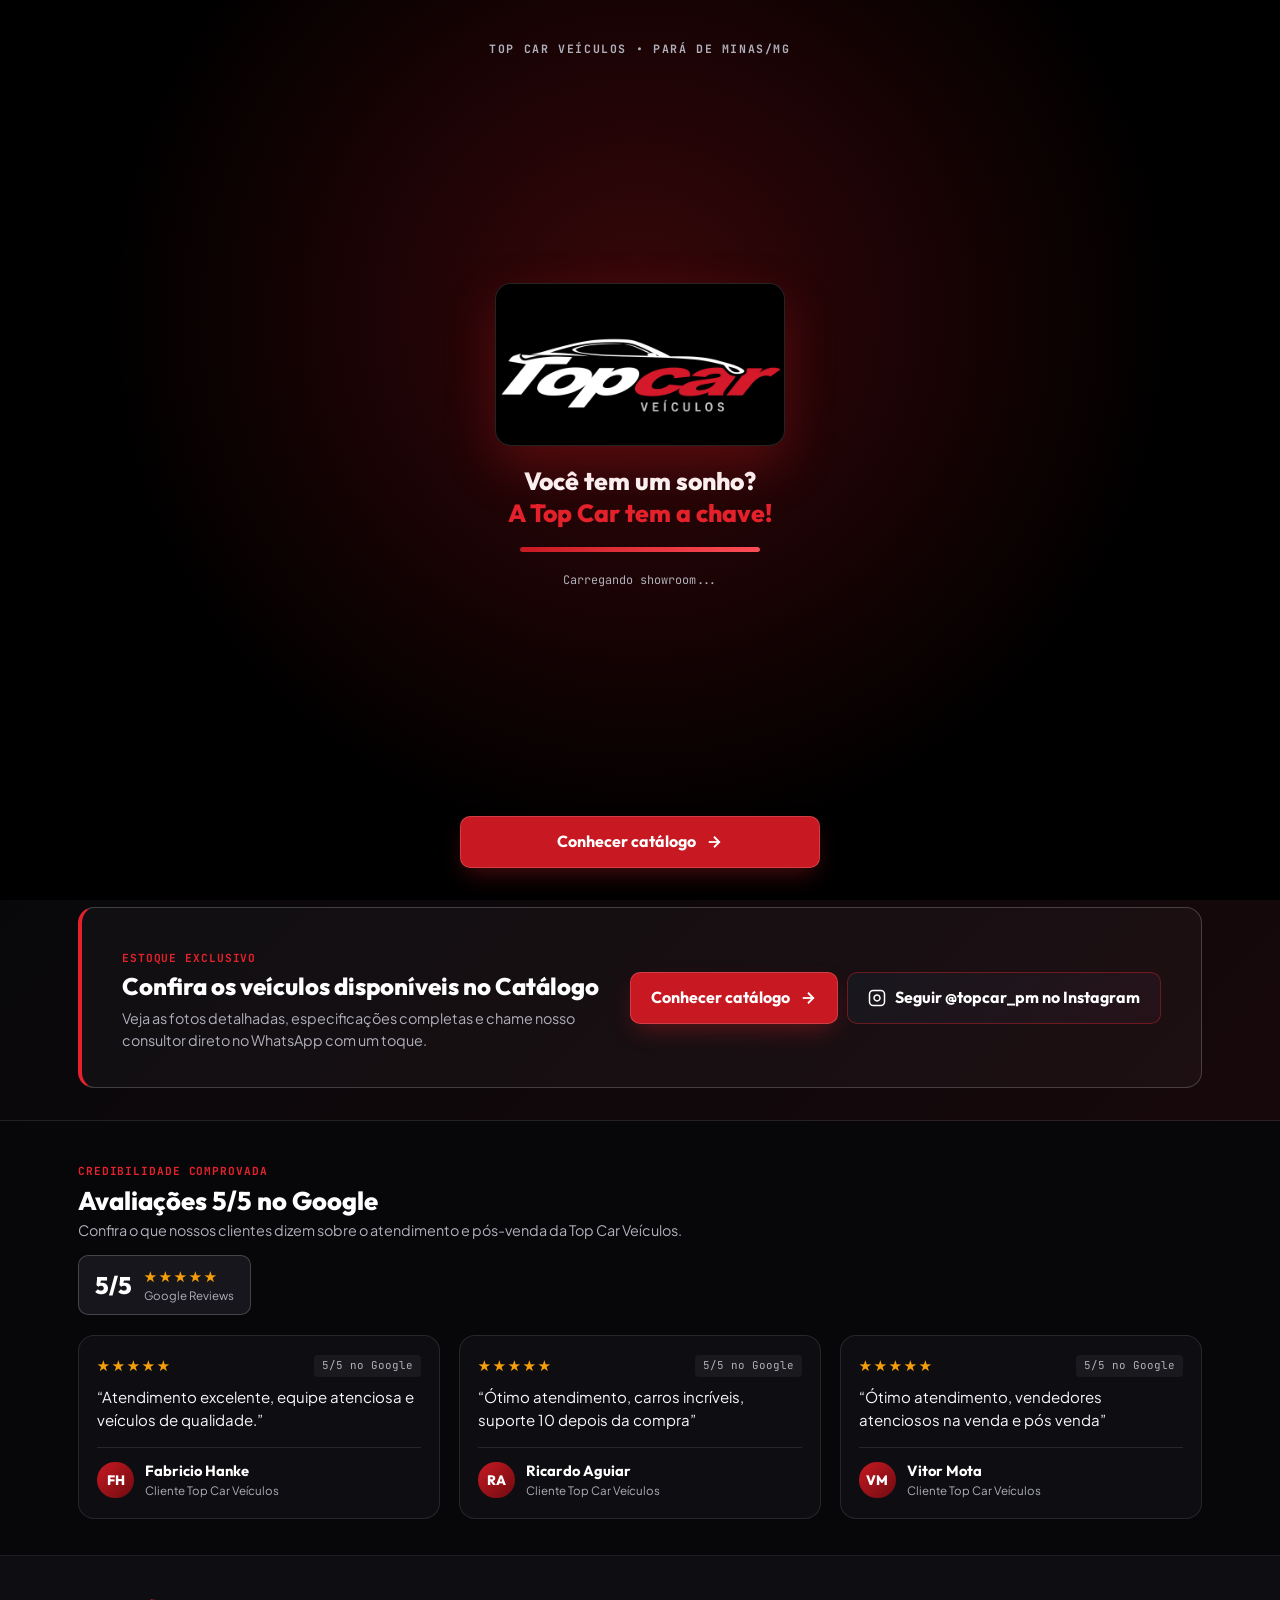
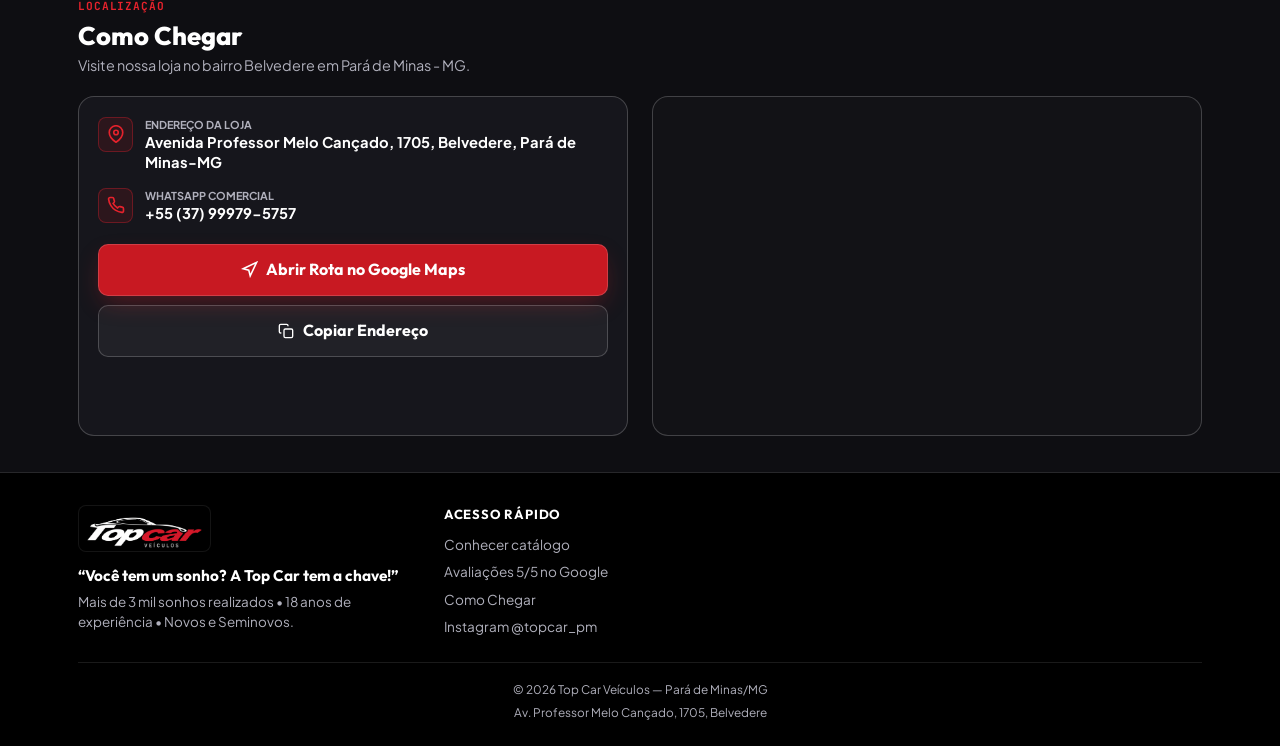
<file: index.html>
<!DOCTYPE html>
<html lang="pt-BR">
<head>
  <meta charset="UTF-8">
  <meta name="viewport" content="width=device-width, initial-scale=1.0, viewport-fit=cover">
  <title>Top Car Veículos | Você tem um sonho? A Top Car tem a chave!</title>
  <meta name="description" content="Top Car Veículos em Pará de Minas - MG. 18 anos de experiência, mais de 3 mil sonhos realizados, veículos novos e seminovos selecionados e avaliação 5/5 no Google.">
  <meta name="theme-color" content="#070709">

  <link rel="preconnect" href="https://fonts.googleapis.com">
  <link rel="preconnect" href="https://fonts.gstatic.com" crossorigin>
  <link href="https://fonts.googleapis.com/css2?family=JetBrains+Mono:wght@500;600;700&family=Outfit:wght@600;700;800&family=Plus+Jakarta+Sans:wght@400;500;600;700&display=swap" rel="stylesheet">

  <link rel="stylesheet" href="styles.css">
</head>
<body class="is-loading" data-asset-prefix="top-car/">
  <a href="catalogo.html" class="skip-link">Conhecer catálogo de veículos</a>

  <!-- ========================================================================
       PÁGINA DE CARREGAMENTO MOBILE-FIRST (LOGO + SLOGAN + BOTÃO)
       ======================================================================== -->
  <div id="splash-loader" class="splash-loader" role="dialog" aria-modal="true" aria-label="Boas-vindas à Top Car Veículos">
    <div class="splash-loader__top">
      TOP CAR VEÍCULOS • PARÁ DE MINAS/MG
    </div>

    <div class="splash-loader__center">
      <div class="splash-loader__logo-wrap">
        <img
          src="top-car/imagens - LANDINGPAGE/logo.jpg"
          alt="Logo Top Car Veículos"
          class="splash-loader__logo"
          fetchpriority="high"
          width="2752"
          height="1536"
        >
      </div>

      <p class="splash-loader__slogan">
        Você tem um sonho?
        <span>A Top Car tem a chave!</span>
      </p>

      <div class="splash-loader__progress-track" aria-hidden="true">
        <div id="splash-progress-bar" class="splash-loader__progress-bar"></div>
      </div>

      <span id="splash-status-text" class="splash-loader__status">Carregando showroom...</span>
    </div>

    <div class="splash-loader__bottom">
      <a
        href="catalogo.html"
        id="splash-enter-catalog-btn"
        class="btn btn--red"
      >
        Conhecer catálogo
        <svg width="18" height="18" viewBox="0 0 24 24" fill="none" stroke="currentColor" stroke-width="2.4" aria-hidden="true">
          <line x1="5" y1="12" x2="19" y2="12"></line>
          <polyline points="12 5 19 12 12 19"></polyline>
        </svg>
      </a>
    </div>
  </div>

  <!-- CABEÇALHO MOBILE-FIRST -->
  <header class="site-header">
    <div class="container header__inner">
      <a href="index.html" class="brand-logo" aria-label="Top Car Veículos — Página Inicial">
        <img
          src="top-car/imagens - LANDINGPAGE/logo.jpg"
          alt="Logo Top Car Veículos"
          class="brand-logo__img"
          width="2752"
          height="1536"
        >
      </a>

      <nav aria-label="Navegação Principal">
        <ul class="nav-menu">
          <li><a href="index.html" class="nav-link is-current">Início</a></li>
          <li><a href="catalogo.html" class="nav-link">Conhecer catálogo</a></li>
          <li><a href="#avaliacoes" class="nav-link">Avaliações 5/5</a></li>
          <li><a href="#como-chegar" class="nav-link">Como Chegar</a></li>
        </ul>
      </nav>

      <div class="header__actions">
        <a href="#avaliacoes" class="header-rating-badge" aria-label="Avaliação 5 de 5 no Google">
          <span>★</span> 5/5 Google
        </a>
        <a
          href="https://www.instagram.com/topcar_pm/"
          target="_blank"
          rel="noopener noreferrer"
          class="btn btn--instagram btn--sm"
          aria-label="Instagram Top Car Veículos"
        >
          <svg width="16" height="16" viewBox="0 0 24 24" fill="none" stroke="currentColor" stroke-width="2.2" aria-hidden="true">
            <rect x="2" y="2" width="20" height="20" rx="5" ry="5"></rect>
            <path d="M16 11.37A4 4 0 1 1 12.63 8 4 4 0 0 1 16 11.37z"></path>
            <line x1="17.5" y1="6.5" x2="17.51" y2="6.5"></line>
          </svg>
          <span>@topcar_pm</span>
        </a>
      </div>
    </div>
  </header>

  <main>
    <!-- HERO SECTION MOBILE-FIRST -->
    <section class="hero" aria-labelledby="hero-heading">
      <div class="container">
        <div class="hero__grid">
          <div class="hero__content">
            <div class="hero__eyebrow">
              <span class="hero__eyebrow-dot" aria-hidden="true"></span>
              <span>Novos e Seminovos Premium</span>
            </div>

            <h1 id="hero-heading" class="hero__title">
              Você tem um sonho?
              <span class="hero__title-accent">A Top Car tem a chave!</span>
            </h1>

            <p class="hero__subtitle">
              <strong>Mais de 3 mil sonhos realizados</strong> e <strong>18 anos de experiência</strong> vendendo veículos <strong>Novos e Seminovos</strong> com qualidade e procedência.
            </p>

            <div class="hero__cta-group">
              <a href="catalogo.html" class="btn btn--red">
                Conhecer catálogo
                <svg width="18" height="18" viewBox="0 0 24 24" fill="none" stroke="currentColor" stroke-width="2.4" aria-hidden="true">
                  <line x1="5" y1="12" x2="19" y2="12"></line>
                  <polyline points="12 5 19 12 12 19"></polyline>
                </svg>
              </a>
              <a
                href="https://wa.me/5537999795757?text=Ol%C3%A1%2C%20vim%20pelo%20site%20da%20Top%20Car%20Ve%C3%ADculos%20e%20quero%20falar%20com%20um%20consultor!"
                target="_blank"
                rel="noopener noreferrer"
                class="btn btn--outline-dark"
              >
                <svg width="18" height="18" viewBox="0 0 24 24" fill="none" stroke="currentColor" stroke-width="2.2" aria-hidden="true">
                  <path d="M21 11.5a8.38 8.38 0 0 1-.9 3.8 8.5 8.5 0 0 1-7.6 4.7 8.38 8.38 0 0 1-3.8-.9L3 21l1.9-5.7a8.38 8.38 0 0 1-.9-3.8 8.5 8.5 0 0 1 4.7-7.6 8.38 8.38 0 0 1 3.8-.9h.5a8.48 8.48 0 0 1 8 8v.5z"></path>
                </svg>
                Falar com Consultor
              </a>
            </div>
          </div>

          <!-- Vitrine Vertical Showroom -->
          <div class="hero__showcase">
            <div class="hero-stage">
              <div class="hero-stage__header">
                <div class="hero-stage__brand">
                  <span style="color: var(--tc-red-bright);">●</span>
                  <span>SHOWROOM TOP CAR</span>
                </div>
                <span id="hero-showcase-tag" class="hero-stage__tag">DESTAQUE • 2023</span>
              </div>

              <div class="hero-stage__media">
                <img
                  id="hero-showcase-img"
                  src="top-car/catalogo/carro 1/ft1.png"
                  alt="Toyota Corolla Cross XRE 2.0 2023 branco no showroom da Top Car Veículos"
                  class="hero-stage__img"
                  fetchpriority="high"
                  width="588"
                  height="760"
                >
                <div class="hero-stage__overlay">
                  <div>
                    <h2 id="hero-showcase-title" class="hero-stage__car-title">Toyota Corolla Cross XRE 2.0</h2>
                    <p id="hero-showcase-specs" class="hero-stage__car-specs">2023 • 2.0 Flex 177 cv • CVT</p>
                  </div>
                  <a
                    href="catalogo.html"
                    class="btn btn--red btn--sm"
                  >
                    Ver no Catálogo
                  </a>
                </div>
              </div>

              <div class="hero-stage__header" style="border-top: 1px solid var(--tc-border-dark); border-bottom: none;">
                <span style="font-size: 0.72rem; color: var(--tc-muted-on-dark);">Toque para alternar veículo:</span>
                <div class="hero-stage__switch" role="tablist" aria-label="Veículos em destaque">
                  <button
                    type="button"
                    class="hero-stage__dot is-active"
                    data-hero-slide="0"
                    role="tab"
                    aria-selected="true"
                    aria-label="Ver Toyota Corolla Cross XRE 2.0"
                  ></button>
                  <button
                    type="button"
                    class="hero-stage__dot"
                    data-hero-slide="1"
                    role="tab"
                    aria-selected="false"
                    aria-label="Ver Jeep Renegade Limited 1.8 2021"
                  ></button>
                </div>
              </div>
            </div>
          </div>
        </div>

        <!-- FAIXA DE NÚMEROS E AUTORIDADE (GRID 2X2 MOBILE) -->
        <div class="stats-ribbon" aria-label="Números da Top Car Veículos">
          <div class="stat-card">
            <div class="stat-card__value"><span>+</span>3 mil</div>
            <p class="stat-card__label">Mais de 3 mil sonhos realizados</p>
          </div>
          <div class="stat-card">
            <div class="stat-card__value">18 <span>Anos</span></div>
            <p class="stat-card__label">18 anos de experiência no mercado</p>
          </div>
          <div class="stat-card">
            <div class="stat-card__value">0km <span>&amp;</span> Semi</div>
            <p class="stat-card__label">Vendemos Novos e Seminovos</p>
          </div>
          <div class="stat-card">
            <div class="stat-card__value">5/5 <span>★</span></div>
            <p class="stat-card__label">Nota máxima nas avaliações Google</p>
          </div>
        </div>
      </div>
    </section>

    <!-- CTA BANNER PARA O CATÁLOGO E INSTAGRAM -->
    <section class="cta-banner" aria-labelledby="cta-heading">
      <div class="container">
        <div class="cta-banner__inner">
          <div>
            <span class="section-eyebrow">Estoque Exclusivo</span>
            <h2 id="cta-heading" class="cta-banner__title">
              Confira os veículos disponíveis no Catálogo
            </h2>
            <p class="cta-banner__text">
              Veja as fotos detalhadas, especificações completas e chame nosso consultor direto no WhatsApp com um toque.
            </p>
          </div>

          <div class="cta-banner__actions">
            <a href="catalogo.html" class="btn btn--red">
              Conhecer catálogo
              <svg width="18" height="18" viewBox="0 0 24 24" fill="none" stroke="currentColor" stroke-width="2.4" aria-hidden="true">
                <line x1="5" y1="12" x2="19" y2="12"></line>
                <polyline points="12 5 19 12 12 19"></polyline>
              </svg>
            </a>
            <a
              href="https://www.instagram.com/topcar_pm/"
              target="_blank"
              rel="noopener noreferrer"
              class="btn btn--instagram"
            >
              <svg width="18" height="18" viewBox="0 0 24 24" fill="none" stroke="currentColor" stroke-width="2" aria-hidden="true">
                <rect x="2" y="2" width="20" height="20" rx="5" ry="5"></rect>
                <path d="M16 11.37A4 4 0 1 1 12.63 8 4 4 0 0 1 16 11.37z"></path>
                <line x1="17.5" y1="6.5" x2="17.51" y2="6.5"></line>
              </svg>
              Seguir @topcar_pm no Instagram
            </a>
          </div>
        </div>
      </div>
    </section>

    <!-- SEÇÃO AVALIAÇÕES 5/5 NO GOOGLE -->
    <section id="avaliacoes" class="reviews-section" aria-labelledby="reviews-heading">
      <div class="container">
        <div class="section-header">
          <div>
            <span class="section-eyebrow">Credibilidade Comprovada</span>
            <h2 id="reviews-heading" class="section-title">
              Avaliações 5/5 no Google
            </h2>
            <p class="section-desc">
              Confira o que nossos clientes dizem sobre o atendimento e pós-venda da Top Car Veículos.
            </p>
          </div>

          <div class="google-score-pill">
            <div class="google-score-pill__number">5/5</div>
            <div>
              <div class="google-score-pill__stars" aria-hidden="true">★★★★★</div>
              <span class="google-score-pill__label">Google Reviews</span>
            </div>
          </div>
        </div>

        <div class="reviews-grid">
          <article class="review-card">
            <div>
              <div class="review-card__top">
                <span class="review-card__stars" aria-label="5 de 5 estrelas">★★★★★</span>
                <span class="review-card__verified">5/5 no Google</span>
              </div>
              <blockquote class="review-card__quote">
                “Atendimento excelente, equipe atenciosa e veículos de qualidade.”
              </blockquote>
            </div>
            <div class="review-card__author">
              <div class="author-avatar" aria-hidden="true">FH</div>
              <div>
                <div class="author-name">Fabricio Hanke</div>
                <div class="author-meta">Cliente Top Car Veículos</div>
              </div>
            </div>
          </article>

          <article class="review-card">
            <div>
              <div class="review-card__top">
                <span class="review-card__stars" aria-label="5 de 5 estrelas">★★★★★</span>
                <span class="review-card__verified">5/5 no Google</span>
              </div>
              <blockquote class="review-card__quote">
                “Ótimo atendimento, carros incríveis, suporte 10 depois da compra”
              </blockquote>
            </div>
            <div class="review-card__author">
              <div class="author-avatar" aria-hidden="true">RA</div>
              <div>
                <div class="author-name">Ricardo Aguiar</div>
                <div class="author-meta">Cliente Top Car Veículos</div>
              </div>
            </div>
          </article>

          <article class="review-card">
            <div>
              <div class="review-card__top">
                <span class="review-card__stars" aria-label="5 de 5 estrelas">★★★★★</span>
                <span class="review-card__verified">5/5 no Google</span>
              </div>
              <blockquote class="review-card__quote">
                “Ótimo atendimento, vendedores atenciosos na venda e pós venda”
              </blockquote>
            </div>
            <div class="review-card__author">
              <div class="author-avatar" aria-hidden="true">VM</div>
              <div>
                <div class="author-name">Vitor Mota</div>
                <div class="author-meta">Cliente Top Car Veículos</div>
              </div>
            </div>
          </article>
        </div>
      </div>
    </section>

    <!-- SEÇÃO COMO CHEGAR -->
    <section id="como-chegar" class="location-section" aria-labelledby="location-heading">
      <div class="container">
        <div class="section-header">
          <div>
            <span class="section-eyebrow">Localização</span>
            <h2 id="location-heading" class="section-title">Como Chegar</h2>
            <p class="section-desc">
              Visite nossa loja no bairro Belvedere em Pará de Minas - MG.
            </p>
          </div>
        </div>

        <div class="location-grid">
          <div class="location-card">
            <div class="address-block">
              <div class="address-item">
                <div class="address-item__icon" aria-hidden="true">
                  <svg width="18" height="18" viewBox="0 0 24 24" fill="none" stroke="currentColor" stroke-width="2.2">
                    <path d="M21 10c0 7-9 13-9 13s-9-6-9-13a9 9 0 0 1 18 0z"></path>
                    <circle cx="12" cy="10" r="3"></circle>
                  </svg>
                </div>
                <div>
                  <div class="address-item__label">Endereço da Loja</div>
                  <div class="address-item__value">
                    Avenida Professor Melo Cançado, 1705, Belvedere, Pará de Minas-MG
                  </div>
                </div>
              </div>

              <div class="address-item">
                <div class="address-item__icon" aria-hidden="true">
                  <svg width="18" height="18" viewBox="0 0 24 24" fill="none" stroke="currentColor" stroke-width="2.2">
                    <path d="M22 16.92v3a2 2 0 0 1-2.18 2 19.79 19.79 0 0 1-8.63-3.07 19.5 19.5 0 0 1-6-6 19.79 19.79 0 0 1-3.07-8.67A2 2 0 0 1 4.11 2h3a2 2 0 0 1 2 1.72 12.84 12.84 0 0 0 .7 2.81 2 2 0 0 1-.45 2.11L8.09 9.91a16 16 0 0 0 6 6l1.27-1.27a2 2 0 0 1 2.11-.45 12.84 12.84 0 0 0 2.81.7A2 2 0 0 1 22 16.92z"></path>
                  </svg>
                </div>
                <div>
                  <div class="address-item__label">WhatsApp Comercial</div>
                  <div class="address-item__value">+55 (37) 99979-5757</div>
                </div>
              </div>
            </div>

            <div class="location-actions">
              <a
                href="https://www.google.com/maps/dir/?api=1&amp;destination=Avenida+Professor+Melo+Can%C3%A7ado,+1705,+Belvedere,+Par%C3%A1+de+Minas+-+MG"
                target="_blank"
                rel="noopener noreferrer"
                class="btn btn--red"
              >
                <svg width="17" height="17" viewBox="0 0 24 24" fill="none" stroke="currentColor" stroke-width="2.2" aria-hidden="true">
                  <polygon points="3 11 22 2 13 21 11 13 3 11"></polygon>
                </svg>
                Abrir Rota no Google Maps
              </a>

              <button type="button" id="copy-address-btn" class="btn btn--outline-dark">
                <svg width="16" height="16" viewBox="0 0 24 24" fill="none" stroke="currentColor" stroke-width="2" aria-hidden="true">
                  <rect x="9" y="9" width="13" height="13" rx="2" ry="2"></rect>
                  <path d="M5 15H4a2 2 0 0 1-2-2V4a2 2 0 0 1 2-2h9a2 2 0 0 1 2 2v1"></path>
                </svg>
                <span>Copiar Endereço</span>
              </button>
            </div>
          </div>

          <div class="map-frame">
            <iframe
              title="Mapa da Top Car Veículos em Avenida Professor Melo Cançado, 1705, Belvedere, Pará de Minas - MG"
              src="https://www.google.com/maps?q=Avenida+Professor+Melo+Can%C3%A7ado,+1705,+Belvedere,+Par%C3%A1+de+Minas+-+MG&amp;output=embed"
              loading="lazy"
              referrerpolicy="no-referrer-when-downgrade"
              allowfullscreen
            ></iframe>
          </div>
        </div>
      </div>
    </section>
  </main>

  <!-- RODAPÉ -->
  <footer class="site-footer">
    <div class="container">
      <div class="footer__grid">
        <div>
          <a href="index.html" class="brand-logo" aria-label="Top Car Veículos">
            <img
              src="top-car/imagens - LANDINGPAGE/logo.jpg"
              alt="Logo Top Car Veículos"
              class="brand-logo__img"
              loading="lazy"
              width="2752"
              height="1536"
            >
          </a>
          <p class="footer__slogan">“Você tem um sonho? A Top Car tem a chave!”</p>
          <p style="font-size: 0.84rem;">
            Mais de 3 mil sonhos realizados • 18 anos de experiência • Novos e Seminovos.
          </p>
        </div>

        <div>
          <h3 class="footer__heading">Acesso Rápido</h3>
          <ul class="footer__list">
            <li><a href="catalogo.html">Conhecer catálogo</a></li>
            <li><a href="#avaliacoes">Avaliações 5/5 no Google</a></li>
            <li><a href="#como-chegar">Como Chegar</a></li>
            <li><a href="https://www.instagram.com/topcar_pm/" target="_blank" rel="noopener noreferrer">Instagram @topcar_pm</a></li>
          </ul>
        </div>
      </div>

      <div class="footer__bottom">
        <span>© 2026 Top Car Veículos — Pará de Minas/MG</span>
        <span>Av. Professor Melo Cançado, 1705, Belvedere</span>
      </div>
    </div>
  </footer>

  <!-- BARRA DE NAVEGAÇÃO INFERIOR MOBILE-FIRST (ESTILO APP) -->
  <nav class="bottom-tab-bar" aria-label="Navegação Rápida Mobile">
    <a href="index.html" class="bottom-tab-item is-active">
      <svg viewBox="0 0 24 24" fill="none" stroke="currentColor" stroke-width="2.2" aria-hidden="true">
        <path d="M3 9l9-7 9 7v11a2 2 0 0 1-2 2H5a2 2 0 0 1-2-2z"></path>
      </svg>
      <span>Início</span>
    </a>
    <a href="catalogo.html" class="bottom-tab-item">
      <svg viewBox="0 0 24 24" fill="none" stroke="currentColor" stroke-width="2.2" aria-hidden="true">
        <rect x="3" y="3" width="7" height="7" rx="1"></rect>
        <rect x="14" y="3" width="7" height="7" rx="1"></rect>
        <rect x="14" y="14" width="7" height="7" rx="1"></rect>
        <rect x="3" y="14" width="7" height="7" rx="1"></rect>
      </svg>
      <span>Catálogo</span>
    </a>
    <a href="#como-chegar" class="bottom-tab-item">
      <svg viewBox="0 0 24 24" fill="none" stroke="currentColor" stroke-width="2.2" aria-hidden="true">
        <path d="M21 10c0 7-9 13-9 13s-9-6-9-13a9 9 0 0 1 18 0z"></path>
        <circle cx="12" cy="10" r="3"></circle>
      </svg>
      <span>Como Chegar</span>
    </a>
    <a
      href="https://wa.me/5537999795757?text=Ol%C3%A1%2C%20vim%20pelo%20site%20da%20Top%20Car%20Ve%C3%ADculos%20e%20quero%20falar%20com%20um%20consultor!"
      target="_blank"
      rel="noopener noreferrer"
      class="bottom-tab-item bottom-tab-item--cta"
    >
      <svg viewBox="0 0 24 24" fill="none" stroke="currentColor" stroke-width="2.2" aria-hidden="true">
        <path d="M21 11.5a8.38 8.38 0 0 1-.9 3.8 8.5 8.5 0 0 1-7.6 4.7 8.38 8.38 0 0 1-3.8-.9L3 21l1.9-5.7a8.38 8.38 0 0 1-.9-3.8 8.5 8.5 0 0 1 4.7-7.6 8.38 8.38 0 0 1 3.8-.9h.5a8.48 8.48 0 0 1 8 8v.5z"></path>
      </svg>
      <span>WhatsApp</span>
    </a>
  </nav>

  <script src="script.js"></script>
</body>
</html>
</file>
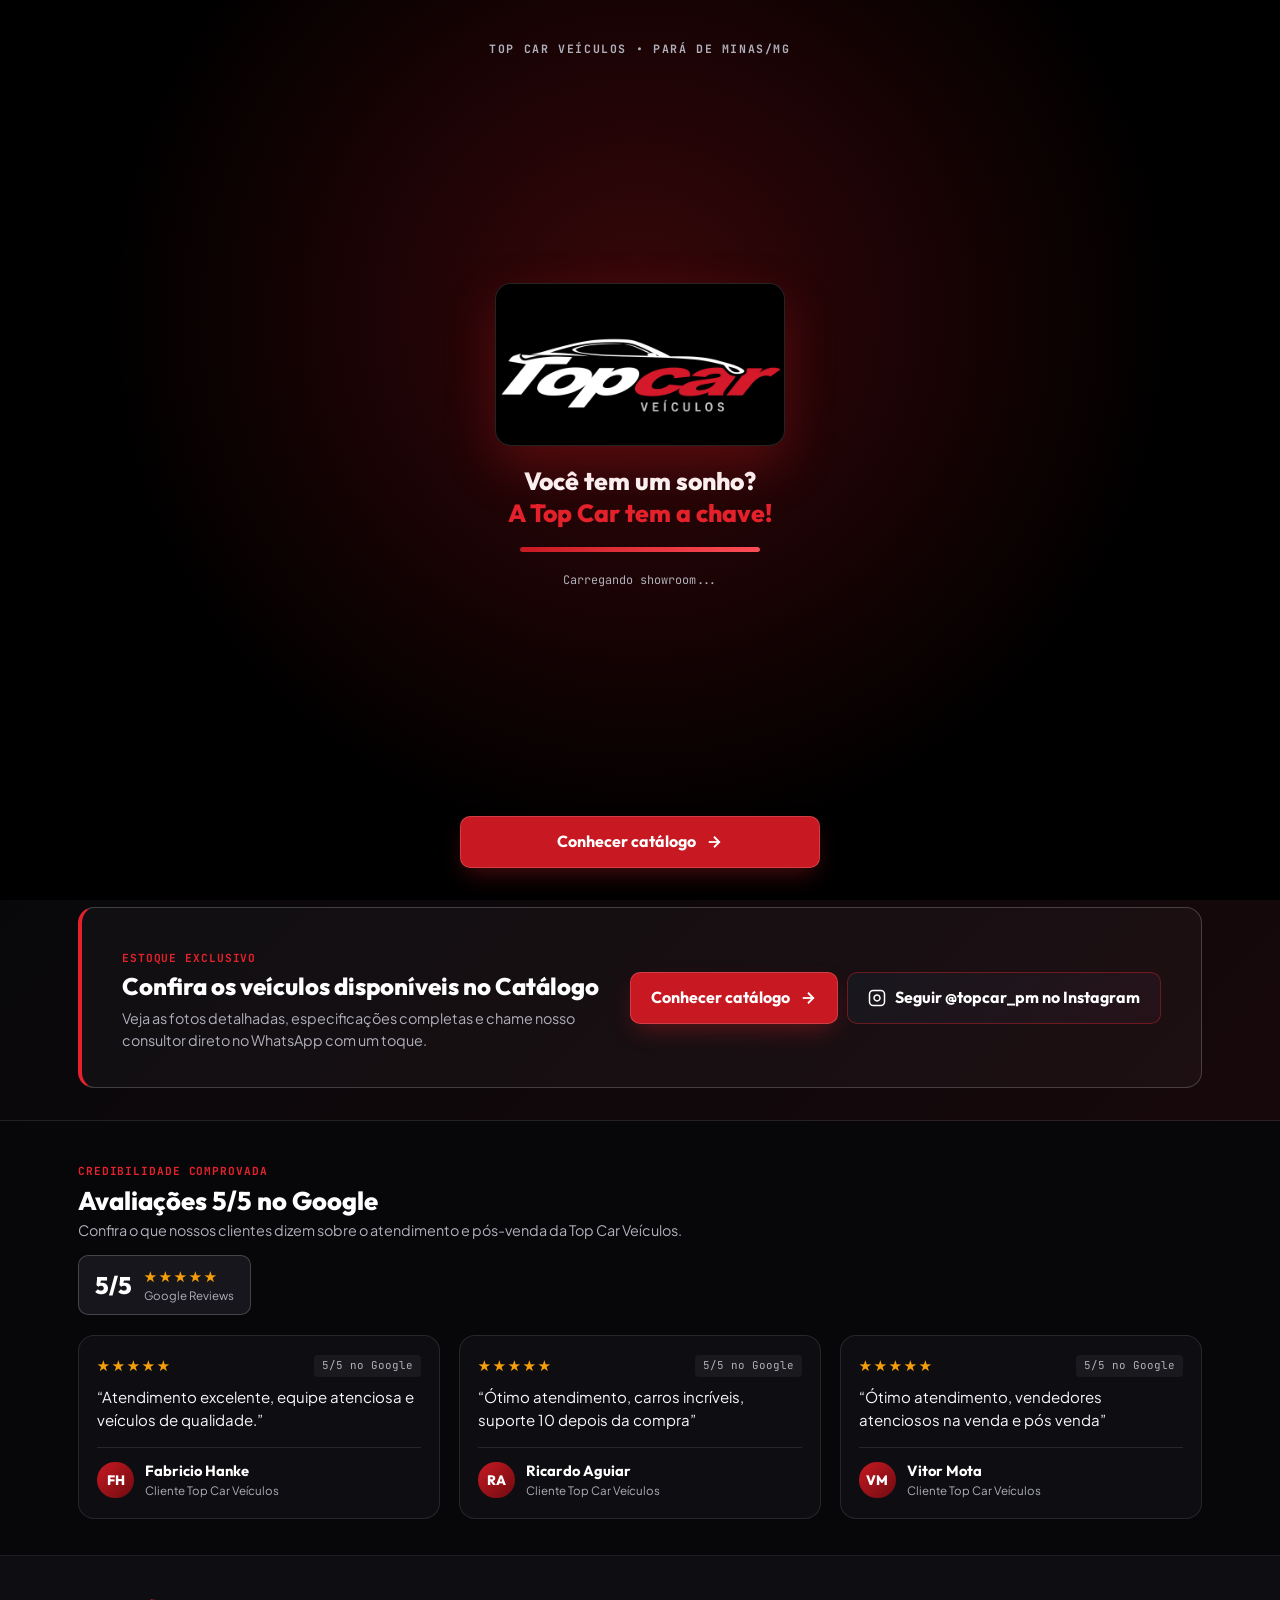
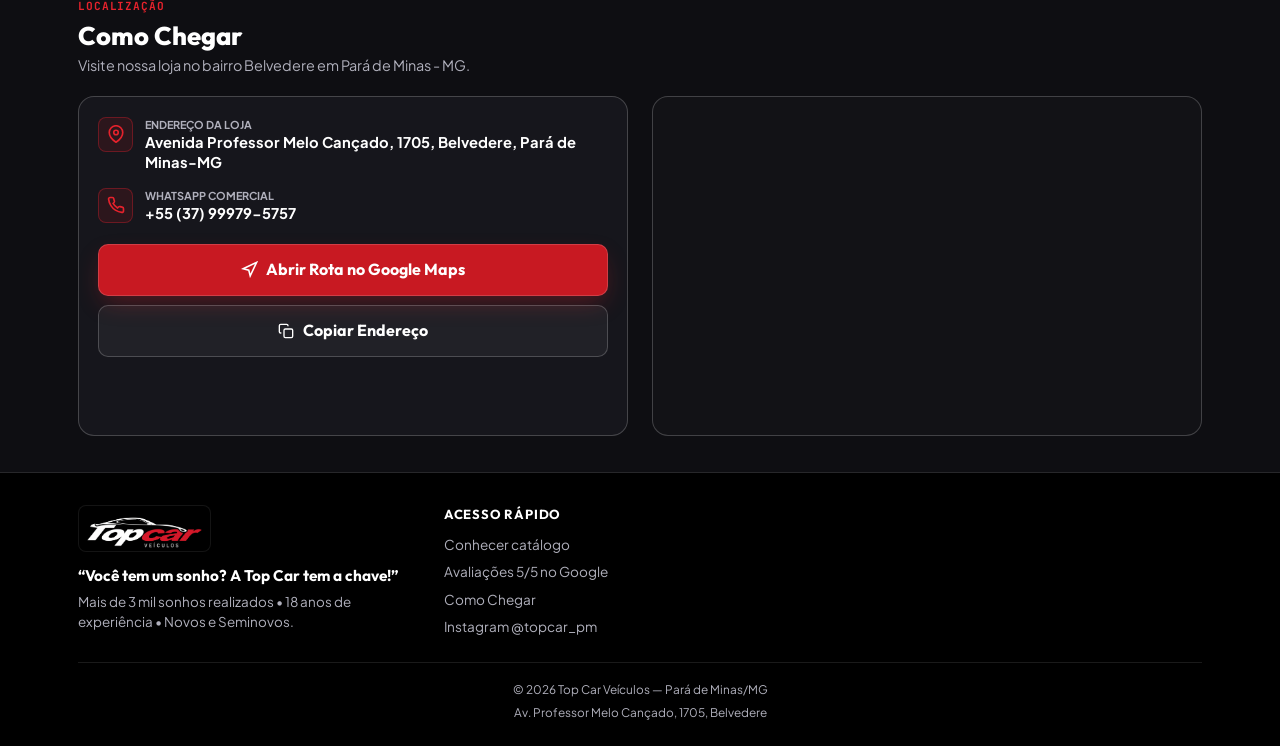
<file: top-car/index.html>
﻿<!DOCTYPE html>
<html lang="pt-BR">
<head>
  <meta charset="UTF-8">
  <meta name="viewport" content="width=device-width, initial-scale=1.0, viewport-fit=cover">
  <title>Top Car Veículos | Você tem um sonho? A Top Car tem a chave!</title>
  <meta name="description" content="Top Car Veículos em Pará de Minas - MG. 18 anos de experiência, mais de 3 mil sonhos realizados, veículos novos e seminovos selecionados e avaliação 5/5 no Google.">
  <meta name="theme-color" content="#070709">

  <link rel="preconnect" href="https://fonts.googleapis.com">
  <link rel="preconnect" href="https://fonts.gstatic.com" crossorigin>
  <link href="https://fonts.googleapis.com/css2?family=JetBrains+Mono:wght@500;600;700&family=Outfit:wght@600;700;800&family=Plus+Jakarta+Sans:wght@400;500;600;700&display=swap" rel="stylesheet">

  <link rel="stylesheet" href="../styles.css">
</head>
<body class="is-loading" data-asset-prefix="">
  <a href="catalogo.html" class="skip-link">Conhecer catálogo de veículos</a>

  <!-- ========================================================================
       PÁGINA DE CARREGAMENTO MOBILE-FIRST (LOGO + SLOGAN + BOTÃO)
       ======================================================================== -->
  <div id="splash-loader" class="splash-loader" role="dialog" aria-modal="true" aria-label="Boas-vindas à Top Car Veículos">
    <div class="splash-loader__top">
      TOP CAR VEÍCULOS • PARÁ DE MINAS/MG
    </div>

    <div class="splash-loader__center">
      <div class="splash-loader__logo-wrap">
        <img
          src="imagens - LANDINGPAGE/logo.jpg"
          alt="Logo Top Car Veículos"
          class="splash-loader__logo"
          fetchpriority="high"
          width="2752"
          height="1536"
        >
      </div>

      <p class="splash-loader__slogan">
        Você tem um sonho?
        <span>A Top Car tem a chave!</span>
      </p>

      <div class="splash-loader__progress-track" aria-hidden="true">
        <div id="splash-progress-bar" class="splash-loader__progress-bar"></div>
      </div>

      <span id="splash-status-text" class="splash-loader__status">Carregando showroom...</span>
    </div>

    <div class="splash-loader__bottom">
      <a
        href="catalogo.html"
        id="splash-enter-catalog-btn"
        class="btn btn--red"
      >
        Conhecer catálogo
        <svg width="18" height="18" viewBox="0 0 24 24" fill="none" stroke="currentColor" stroke-width="2.4" aria-hidden="true">
          <line x1="5" y1="12" x2="19" y2="12"></line>
          <polyline points="12 5 19 12 12 19"></polyline>
        </svg>
      </a>
    </div>
  </div>

  <!-- CABEÇALHO MOBILE-FIRST -->
  <header class="site-header">
    <div class="container header__inner">
      <a href="index.html" class="brand-logo" aria-label="Top Car Veículos — Página Inicial">
        <img
          src="imagens - LANDINGPAGE/logo.jpg"
          alt="Logo Top Car Veículos"
          class="brand-logo__img"
          width="2752"
          height="1536"
        >
      </a>

      <nav aria-label="Navegação Principal">
        <ul class="nav-menu">
          <li><a href="index.html" class="nav-link is-current">Início</a></li>
          <li><a href="catalogo.html" class="nav-link">Conhecer catálogo</a></li>
          <li><a href="#avaliacoes" class="nav-link">Avaliações 5/5</a></li>
          <li><a href="#como-chegar" class="nav-link">Como Chegar</a></li>
        </ul>
      </nav>

      <div class="header__actions">
        <a href="#avaliacoes" class="header-rating-badge" aria-label="Avaliação 5 de 5 no Google">
          <span>★</span> 5/5 Google
        </a>
        <a
          href="https://www.instagram.com/topcar_pm/"
          target="_blank"
          rel="noopener noreferrer"
          class="btn btn--instagram btn--sm"
          aria-label="Instagram Top Car Veículos"
        >
          <svg width="16" height="16" viewBox="0 0 24 24" fill="none" stroke="currentColor" stroke-width="2.2" aria-hidden="true">
            <rect x="2" y="2" width="20" height="20" rx="5" ry="5"></rect>
            <path d="M16 11.37A4 4 0 1 1 12.63 8 4 4 0 0 1 16 11.37z"></path>
            <line x1="17.5" y1="6.5" x2="17.51" y2="6.5"></line>
          </svg>
          <span>@topcar_pm</span>
        </a>
      </div>
    </div>
  </header>

  <main>
    <!-- HERO SECTION MOBILE-FIRST -->
    <section class="hero" aria-labelledby="hero-heading">
      <div class="container">
        <div class="hero__grid">
          <div class="hero__content">
            <div class="hero__eyebrow">
              <span class="hero__eyebrow-dot" aria-hidden="true"></span>
              <span>Novos e Seminovos Premium</span>
            </div>

            <h1 id="hero-heading" class="hero__title">
              Você tem um sonho?
              <span class="hero__title-accent">A Top Car tem a chave!</span>
            </h1>

            <p class="hero__subtitle">
              <strong>Mais de 3 mil sonhos realizados</strong> e <strong>18 anos de experiência</strong> vendendo veículos <strong>Novos e Seminovos</strong> com qualidade e procedência.
            </p>

            <div class="hero__cta-group">
              <a href="catalogo.html" class="btn btn--red">
                Conhecer catálogo
                <svg width="18" height="18" viewBox="0 0 24 24" fill="none" stroke="currentColor" stroke-width="2.4" aria-hidden="true">
                  <line x1="5" y1="12" x2="19" y2="12"></line>
                  <polyline points="12 5 19 12 12 19"></polyline>
                </svg>
              </a>
              <a
                href="https://wa.me/5537999795757?text=Ol%C3%A1%2C%20vim%20pelo%20site%20da%20Top%20Car%20Ve%C3%ADculos%20e%20quero%20falar%20com%20um%20consultor!"
                target="_blank"
                rel="noopener noreferrer"
                class="btn btn--outline-dark"
              >
                <svg width="18" height="18" viewBox="0 0 24 24" fill="none" stroke="currentColor" stroke-width="2.2" aria-hidden="true">
                  <path d="M21 11.5a8.38 8.38 0 0 1-.9 3.8 8.5 8.5 0 0 1-7.6 4.7 8.38 8.38 0 0 1-3.8-.9L3 21l1.9-5.7a8.38 8.38 0 0 1-.9-3.8 8.5 8.5 0 0 1 4.7-7.6 8.38 8.38 0 0 1 3.8-.9h.5a8.48 8.48 0 0 1 8 8v.5z"></path>
                </svg>
                Falar com Consultor
              </a>
            </div>
          </div>

          <!-- Vitrine Vertical Showroom -->
          <div class="hero__showcase">
            <div class="hero-stage">
              <div class="hero-stage__header">
                <div class="hero-stage__brand">
                  <span style="color: var(--tc-red-bright);">●</span>
                  <span>SHOWROOM TOP CAR</span>
                </div>
                <span id="hero-showcase-tag" class="hero-stage__tag">DESTAQUE • 2023</span>
              </div>

              <div class="hero-stage__media">
                <img
                  id="hero-showcase-img"
                  src="catalogo/carro 1/ft1.png"
                  alt="Toyota Corolla Cross XRE 2.0 2023 branco no showroom da Top Car Veículos"
                  class="hero-stage__img"
                  fetchpriority="high"
                  width="588"
                  height="760"
                >
                <div class="hero-stage__overlay">
                  <div>
                    <h2 id="hero-showcase-title" class="hero-stage__car-title">Toyota Corolla Cross XRE 2.0</h2>
                    <p id="hero-showcase-specs" class="hero-stage__car-specs">2023 • 2.0 Flex 177 cv • CVT</p>
                  </div>
                  <a
                    href="catalogo.html"
                    class="btn btn--red btn--sm"
                  >
                    Ver no Catálogo
                  </a>
                </div>
              </div>

              <div class="hero-stage__header" style="border-top: 1px solid var(--tc-border-dark); border-bottom: none;">
                <span style="font-size: 0.72rem; color: var(--tc-muted-on-dark);">Toque para alternar veículo:</span>
                <div class="hero-stage__switch" role="tablist" aria-label="Veículos em destaque">
                  <button
                    type="button"
                    class="hero-stage__dot is-active"
                    data-hero-slide="0"
                    role="tab"
                    aria-selected="true"
                    aria-label="Ver Toyota Corolla Cross XRE 2.0"
                  ></button>
                  <button
                    type="button"
                    class="hero-stage__dot"
                    data-hero-slide="1"
                    role="tab"
                    aria-selected="false"
                    aria-label="Ver Jeep Renegade Limited 1.8 2021"
                  ></button>
                </div>
              </div>
            </div>
          </div>
        </div>

        <!-- FAIXA DE NÚMEROS E AUTORIDADE (GRID 2X2 MOBILE) -->
        <div class="stats-ribbon" aria-label="Números da Top Car Veículos">
          <div class="stat-card">
            <div class="stat-card__value"><span>+</span>3 mil</div>
            <p class="stat-card__label">Mais de 3 mil sonhos realizados</p>
          </div>
          <div class="stat-card">
            <div class="stat-card__value">18 <span>Anos</span></div>
            <p class="stat-card__label">18 anos de experiência no mercado</p>
          </div>
          <div class="stat-card">
            <div class="stat-card__value">0km <span>&amp;</span> Semi</div>
            <p class="stat-card__label">Vendemos Novos e Seminovos</p>
          </div>
          <div class="stat-card">
            <div class="stat-card__value">5/5 <span>★</span></div>
            <p class="stat-card__label">Nota máxima nas avaliações Google</p>
          </div>
        </div>
      </div>
    </section>

    <!-- CTA BANNER PARA O CATÁLOGO E INSTAGRAM -->
    <section class="cta-banner" aria-labelledby="cta-heading">
      <div class="container">
        <div class="cta-banner__inner">
          <div>
            <span class="section-eyebrow">Estoque Exclusivo</span>
            <h2 id="cta-heading" class="cta-banner__title">
              Confira os veículos disponíveis no Catálogo
            </h2>
            <p class="cta-banner__text">
              Veja as fotos detalhadas, especificações completas e chame nosso consultor direto no WhatsApp com um toque.
            </p>
          </div>

          <div class="cta-banner__actions">
            <a href="catalogo.html" class="btn btn--red">
              Conhecer catálogo
              <svg width="18" height="18" viewBox="0 0 24 24" fill="none" stroke="currentColor" stroke-width="2.4" aria-hidden="true">
                <line x1="5" y1="12" x2="19" y2="12"></line>
                <polyline points="12 5 19 12 12 19"></polyline>
              </svg>
            </a>
            <a
              href="https://www.instagram.com/topcar_pm/"
              target="_blank"
              rel="noopener noreferrer"
              class="btn btn--instagram"
            >
              <svg width="18" height="18" viewBox="0 0 24 24" fill="none" stroke="currentColor" stroke-width="2" aria-hidden="true">
                <rect x="2" y="2" width="20" height="20" rx="5" ry="5"></rect>
                <path d="M16 11.37A4 4 0 1 1 12.63 8 4 4 0 0 1 16 11.37z"></path>
                <line x1="17.5" y1="6.5" x2="17.51" y2="6.5"></line>
              </svg>
              Seguir @topcar_pm no Instagram
            </a>
          </div>
        </div>
      </div>
    </section>

    <!-- SEÇÃO AVALIAÇÕES 5/5 NO GOOGLE -->
    <section id="avaliacoes" class="reviews-section" aria-labelledby="reviews-heading">
      <div class="container">
        <div class="section-header">
          <div>
            <span class="section-eyebrow">Credibilidade Comprovada</span>
            <h2 id="reviews-heading" class="section-title">
              Avaliações 5/5 no Google
            </h2>
            <p class="section-desc">
              Confira o que nossos clientes dizem sobre o atendimento e pós-venda da Top Car Veículos.
            </p>
          </div>

          <div class="google-score-pill">
            <div class="google-score-pill__number">5/5</div>
            <div>
              <div class="google-score-pill__stars" aria-hidden="true">★★★★★</div>
              <span class="google-score-pill__label">Google Reviews</span>
            </div>
          </div>
        </div>

        <div class="reviews-grid">
          <article class="review-card">
            <div>
              <div class="review-card__top">
                <span class="review-card__stars" aria-label="5 de 5 estrelas">★★★★★</span>
                <span class="review-card__verified">5/5 no Google</span>
              </div>
              <blockquote class="review-card__quote">
                “Atendimento excelente, equipe atenciosa e veículos de qualidade.”
              </blockquote>
            </div>
            <div class="review-card__author">
              <div class="author-avatar" aria-hidden="true">FH</div>
              <div>
                <div class="author-name">Fabricio Hanke</div>
                <div class="author-meta">Cliente Top Car Veículos</div>
              </div>
            </div>
          </article>

          <article class="review-card">
            <div>
              <div class="review-card__top">
                <span class="review-card__stars" aria-label="5 de 5 estrelas">★★★★★</span>
                <span class="review-card__verified">5/5 no Google</span>
              </div>
              <blockquote class="review-card__quote">
                “Ótimo atendimento, carros incríveis, suporte 10 depois da compra”
              </blockquote>
            </div>
            <div class="review-card__author">
              <div class="author-avatar" aria-hidden="true">RA</div>
              <div>
                <div class="author-name">Ricardo Aguiar</div>
                <div class="author-meta">Cliente Top Car Veículos</div>
              </div>
            </div>
          </article>

          <article class="review-card">
            <div>
              <div class="review-card__top">
                <span class="review-card__stars" aria-label="5 de 5 estrelas">★★★★★</span>
                <span class="review-card__verified">5/5 no Google</span>
              </div>
              <blockquote class="review-card__quote">
                “Ótimo atendimento, vendedores atenciosos na venda e pós venda”
              </blockquote>
            </div>
            <div class="review-card__author">
              <div class="author-avatar" aria-hidden="true">VM</div>
              <div>
                <div class="author-name">Vitor Mota</div>
                <div class="author-meta">Cliente Top Car Veículos</div>
              </div>
            </div>
          </article>
        </div>
      </div>
    </section>

    <!-- SEÇÃO COMO CHEGAR -->
    <section id="como-chegar" class="location-section" aria-labelledby="location-heading">
      <div class="container">
        <div class="section-header">
          <div>
            <span class="section-eyebrow">Localização</span>
            <h2 id="location-heading" class="section-title">Como Chegar</h2>
            <p class="section-desc">
              Visite nossa loja no bairro Belvedere em Pará de Minas - MG.
            </p>
          </div>
        </div>

        <div class="location-grid">
          <div class="location-card">
            <div class="address-block">
              <div class="address-item">
                <div class="address-item__icon" aria-hidden="true">
                  <svg width="18" height="18" viewBox="0 0 24 24" fill="none" stroke="currentColor" stroke-width="2.2">
                    <path d="M21 10c0 7-9 13-9 13s-9-6-9-13a9 9 0 0 1 18 0z"></path>
                    <circle cx="12" cy="10" r="3"></circle>
                  </svg>
                </div>
                <div>
                  <div class="address-item__label">Endereço da Loja</div>
                  <div class="address-item__value">
                    Avenida Professor Melo Cançado, 1705, Belvedere, Pará de Minas-MG
                  </div>
                </div>
              </div>

              <div class="address-item">
                <div class="address-item__icon" aria-hidden="true">
                  <svg width="18" height="18" viewBox="0 0 24 24" fill="none" stroke="currentColor" stroke-width="2.2">
                    <path d="M22 16.92v3a2 2 0 0 1-2.18 2 19.79 19.79 0 0 1-8.63-3.07 19.5 19.5 0 0 1-6-6 19.79 19.79 0 0 1-3.07-8.67A2 2 0 0 1 4.11 2h3a2 2 0 0 1 2 1.72 12.84 12.84 0 0 0 .7 2.81 2 2 0 0 1-.45 2.11L8.09 9.91a16 16 0 0 0 6 6l1.27-1.27a2 2 0 0 1 2.11-.45 12.84 12.84 0 0 0 2.81.7A2 2 0 0 1 22 16.92z"></path>
                  </svg>
                </div>
                <div>
                  <div class="address-item__label">WhatsApp Comercial</div>
                  <div class="address-item__value">+55 (37) 99979-5757</div>
                </div>
              </div>
            </div>

            <div class="location-actions">
              <a
                href="https://www.google.com/maps/dir/?api=1&amp;destination=Avenida+Professor+Melo+Can%C3%A7ado,+1705,+Belvedere,+Par%C3%A1+de+Minas+-+MG"
                target="_blank"
                rel="noopener noreferrer"
                class="btn btn--red"
              >
                <svg width="17" height="17" viewBox="0 0 24 24" fill="none" stroke="currentColor" stroke-width="2.2" aria-hidden="true">
                  <polygon points="3 11 22 2 13 21 11 13 3 11"></polygon>
                </svg>
                Abrir Rota no Google Maps
              </a>

              <button type="button" id="copy-address-btn" class="btn btn--outline-dark">
                <svg width="16" height="16" viewBox="0 0 24 24" fill="none" stroke="currentColor" stroke-width="2" aria-hidden="true">
                  <rect x="9" y="9" width="13" height="13" rx="2" ry="2"></rect>
                  <path d="M5 15H4a2 2 0 0 1-2-2V4a2 2 0 0 1 2-2h9a2 2 0 0 1 2 2v1"></path>
                </svg>
                <span>Copiar Endereço</span>
              </button>
            </div>
          </div>

          <div class="map-frame">
            <iframe
              title="Mapa da Top Car Veículos em Avenida Professor Melo Cançado, 1705, Belvedere, Pará de Minas - MG"
              src="https://www.google.com/maps?q=Avenida+Professor+Melo+Can%C3%A7ado,+1705,+Belvedere,+Par%C3%A1+de+Minas+-+MG&amp;output=embed"
              loading="lazy"
              referrerpolicy="no-referrer-when-downgrade"
              allowfullscreen
            ></iframe>
          </div>
        </div>
      </div>
    </section>
  </main>

  <!-- RODAPÉ -->
  <footer class="site-footer">
    <div class="container">
      <div class="footer__grid">
        <div>
          <a href="index.html" class="brand-logo" aria-label="Top Car Veículos">
            <img
              src="imagens - LANDINGPAGE/logo.jpg"
              alt="Logo Top Car Veículos"
              class="brand-logo__img"
              loading="lazy"
              width="2752"
              height="1536"
            >
          </a>
          <p class="footer__slogan">“Você tem um sonho? A Top Car tem a chave!”</p>
          <p style="font-size: 0.84rem;">
            Mais de 3 mil sonhos realizados • 18 anos de experiência • Novos e Seminovos.
          </p>
        </div>

        <div>
          <h3 class="footer__heading">Acesso Rápido</h3>
          <ul class="footer__list">
            <li><a href="catalogo.html">Conhecer catálogo</a></li>
            <li><a href="#avaliacoes">Avaliações 5/5 no Google</a></li>
            <li><a href="#como-chegar">Como Chegar</a></li>
            <li><a href="https://www.instagram.com/topcar_pm/" target="_blank" rel="noopener noreferrer">Instagram @topcar_pm</a></li>
          </ul>
        </div>
      </div>

      <div class="footer__bottom">
        <span>© 2026 Top Car Veículos — Pará de Minas/MG</span>
        <span>Av. Professor Melo Cançado, 1705, Belvedere</span>
      </div>
    </div>
  </footer>

  <!-- BARRA DE NAVEGAÇÃO INFERIOR MOBILE-FIRST (ESTILO APP) -->
  <nav class="bottom-tab-bar" aria-label="Navegação Rápida Mobile">
    <a href="index.html" class="bottom-tab-item is-active">
      <svg viewBox="0 0 24 24" fill="none" stroke="currentColor" stroke-width="2.2" aria-hidden="true">
        <path d="M3 9l9-7 9 7v11a2 2 0 0 1-2 2H5a2 2 0 0 1-2-2z"></path>
      </svg>
      <span>Início</span>
    </a>
    <a href="catalogo.html" class="bottom-tab-item">
      <svg viewBox="0 0 24 24" fill="none" stroke="currentColor" stroke-width="2.2" aria-hidden="true">
        <rect x="3" y="3" width="7" height="7" rx="1"></rect>
        <rect x="14" y="3" width="7" height="7" rx="1"></rect>
        <rect x="14" y="14" width="7" height="7" rx="1"></rect>
        <rect x="3" y="14" width="7" height="7" rx="1"></rect>
      </svg>
      <span>Catálogo</span>
    </a>
    <a href="#como-chegar" class="bottom-tab-item">
      <svg viewBox="0 0 24 24" fill="none" stroke="currentColor" stroke-width="2.2" aria-hidden="true">
        <path d="M21 10c0 7-9 13-9 13s-9-6-9-13a9 9 0 0 1 18 0z"></path>
        <circle cx="12" cy="10" r="3"></circle>
      </svg>
      <span>Como Chegar</span>
    </a>
    <a
      href="https://wa.me/5537999795757?text=Ol%C3%A1%2C%20vim%20pelo%20site%20da%20Top%20Car%20Ve%C3%ADculos%20e%20quero%20falar%20com%20um%20consultor!"
      target="_blank"
      rel="noopener noreferrer"
      class="bottom-tab-item bottom-tab-item--cta"
    >
      <svg viewBox="0 0 24 24" fill="none" stroke="currentColor" stroke-width="2.2" aria-hidden="true">
        <path d="M21 11.5a8.38 8.38 0 0 1-.9 3.8 8.5 8.5 0 0 1-7.6 4.7 8.38 8.38 0 0 1-3.8-.9L3 21l1.9-5.7a8.38 8.38 0 0 1-.9-3.8 8.5 8.5 0 0 1 4.7-7.6 8.38 8.38 0 0 1 3.8-.9h.5a8.48 8.48 0 0 1 8 8v.5z"></path>
      </svg>
      <span>WhatsApp</span>
    </a>
  </nav>

  <script src="../script.js"></script>
</body>
</html>
</file>
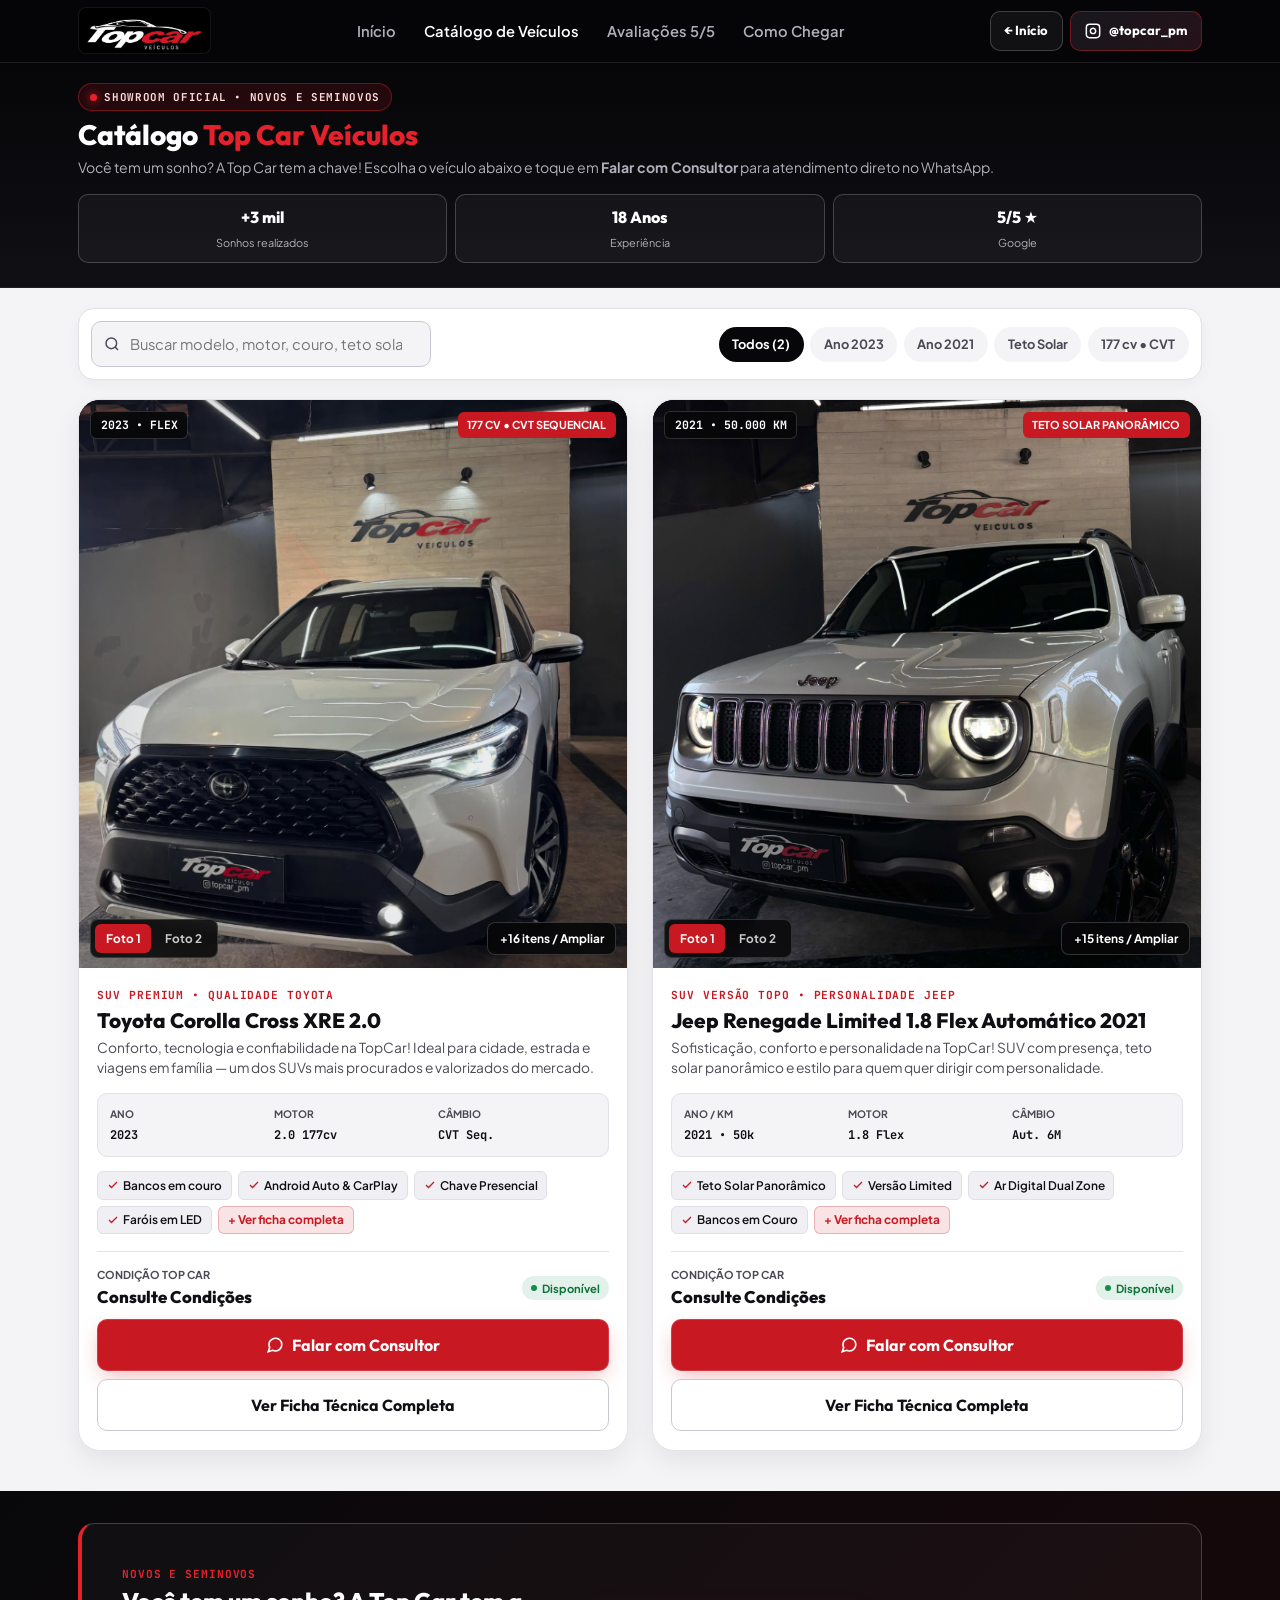
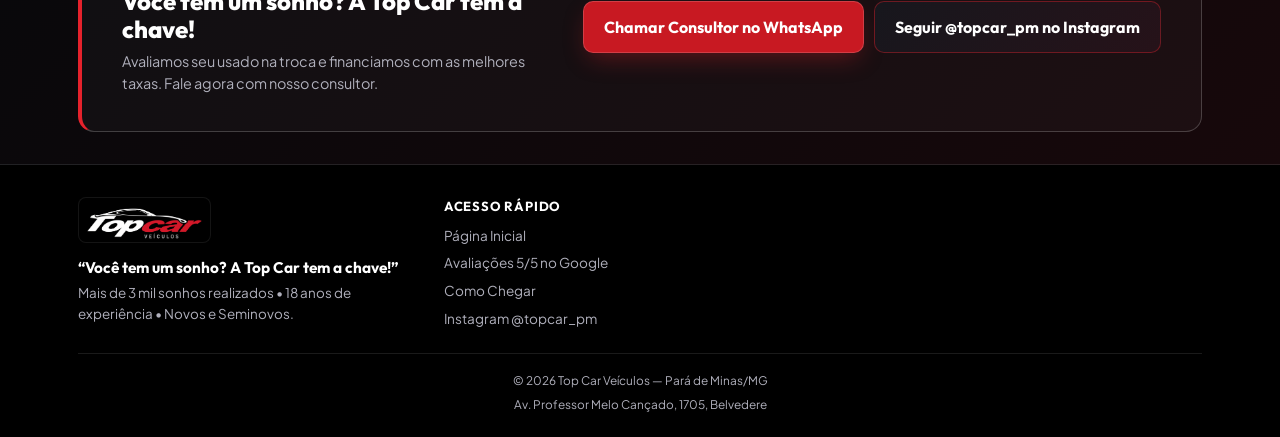
<file: catalogo.html>
<!DOCTYPE html>
<html lang="pt-BR">
<head>
  <meta charset="UTF-8">
  <meta name="viewport" content="width=device-width, initial-scale=1.0, viewport-fit=cover">
  <title>Catálogo Premium | Top Car Veículos — Novos e Seminovos</title>
  <meta name="description" content="Confira o catálogo de veículos novos e seminovos selecionados da Top Car Veículos em Pará de Minas - MG. Fale direto com nosso consultor no WhatsApp.">
  <meta name="theme-color" content="#070709">

  <link rel="preconnect" href="https://fonts.googleapis.com">
  <link rel="preconnect" href="https://fonts.gstatic.com" crossorigin>
  <link href="https://fonts.googleapis.com/css2?family=JetBrains+Mono:wght@500;600;700&family=Outfit:wght@600;700;800&family=Plus+Jakarta+Sans:wght@400;500;600;700&display=swap" rel="stylesheet">

  <link rel="stylesheet" href="styles.css">
</head>
<body data-asset-prefix="top-car/">
  <a href="#catalogo-lista" class="skip-link">Pular para os veículos do catálogo</a>

  <!-- CABEÇALHO MOBILE-FIRST -->
  <header class="site-header">
    <div class="container header__inner">
      <a href="index.html" class="brand-logo" aria-label="Voltar para a Página Inicial da Top Car Veículos">
        <img
          src="top-car/imagens - LANDINGPAGE/logo.jpg"
          alt="Logo Top Car Veículos"
          class="brand-logo__img"
          width="2752"
          height="1536"
        >
      </a>

      <nav aria-label="Navegação Principal">
        <ul class="nav-menu">
          <li><a href="index.html" class="nav-link">Início</a></li>
          <li><a href="catalogo.html" class="nav-link is-current" aria-current="page">Catálogo de Veículos</a></li>
          <li><a href="index.html#avaliacoes" class="nav-link">Avaliações 5/5</a></li>
          <li><a href="index.html#como-chegar" class="nav-link">Como Chegar</a></li>
        </ul>
      </nav>

      <div class="header__actions">
        <a
          href="index.html"
          class="btn btn--outline-dark btn--sm"
          aria-label="Voltar para o início"
        >
          ← Início
        </a>
        <a
          href="https://www.instagram.com/topcar_pm/"
          target="_blank"
          rel="noopener noreferrer"
          class="btn btn--instagram btn--sm"
          aria-label="Instagram Top Car Veículos"
        >
          <svg width="16" height="16" viewBox="0 0 24 24" fill="none" stroke="currentColor" stroke-width="2.2" aria-hidden="true">
            <rect x="2" y="2" width="20" height="20" rx="5" ry="5"></rect>
            <path d="M16 11.37A4 4 0 1 1 12.63 8 4 4 0 0 1 16 11.37z"></path>
            <line x1="17.5" y1="6.5" x2="17.51" y2="6.5"></line>
          </svg>
          <span>@topcar_pm</span>
        </a>
      </div>
    </div>
  </header>

  <main>
    <!-- ABERTURA DA SEGUNDA PÁGINA (CATÁLOGO MOBILE-FIRST) -->
    <section class="catalog-page-hero" aria-labelledby="catalog-page-heading">
      <div class="container catalog-page-hero__inner">
        <div>
          <div class="hero__eyebrow" style="margin-bottom: 0.5rem;">
            <span class="hero__eyebrow-dot" aria-hidden="true"></span>
            <span>Showroom Oficial • Novos e Seminovos</span>
          </div>
          <h1 id="catalog-page-heading" class="catalog-page-hero__title">
            Catálogo <span style="color: var(--tc-red-bright);">Top Car Veículos</span>
          </h1>
          <p class="catalog-page-hero__subtitle">
            Você tem um sonho? A Top Car tem a chave! Escolha o veículo abaixo e toque em <strong>Falar com Consultor</strong> para atendimento direto no WhatsApp.
          </p>
        </div>

        <div class="catalog-page-hero__stats">
          <div class="mini-stat">
            <strong>+3 mil</strong>
            <span>Sonhos realizados</span>
          </div>
          <div class="mini-stat">
            <strong>18 Anos</strong>
            <span>Experiência</span>
          </div>
          <div class="mini-stat">
            <strong>5/5 ★</strong>
            <span>Google</span>
          </div>
        </div>
      </div>
    </section>

    <!-- LISTA DE VEÍCULOS DO CATÁLOGO -->
    <section id="catalogo-lista" class="catalog-section" aria-label="Veículos disponíveis">
      <div class="container">
        <!-- Barra de Busca e Filtros Deslizáveis -->
        <div class="catalog-toolbar" role="search" aria-label="Filtrar veículos do catálogo">
          <div class="catalog-search">
            <svg class="catalog-search__icon" width="16" height="16" viewBox="0 0 24 24" fill="none" stroke="currentColor" stroke-width="2.2" aria-hidden="true">
              <circle cx="11" cy="11" r="8"></circle>
              <line x1="21" y1="21" x2="16.65" y2="16.65"></line>
            </svg>
            <input
              type="search"
              id="catalog-search-input"
              class="catalog-search__input"
              placeholder="Buscar modelo, motor, couro, teto solar..."
              aria-label="Buscar veículo por nome ou equipamento"
            >
          </div>

          <div class="filter-pills" role="group" aria-label="Categorias de filtro">
            <button type="button" class="filter-pill is-active" data-filter="all">Todos (2)</button>
            <button type="button" class="filter-pill" data-filter="2023">Ano 2023</button>
            <button type="button" class="filter-pill" data-filter="2021">Ano 2021</button>
            <button type="button" class="filter-pill" data-filter="teto solar">Teto Solar</button>
            <button type="button" class="filter-pill" data-filter="177 cv">177 cv • CVT</button>
          </div>
        </div>

        <!-- CARDS DE VEÍCULOS (MOBILE-FIRST) -->
        <div class="catalog-grid">

          <!-- ============================================================
               CARRO 1: TOYOTA COROLLA CROSS XRE 2.0 (2023)
               ============================================================ -->
          <article
            class="vehicle-card"
            data-tags="toyota corolla cross xre 2.0 2023 suv automatico cvt 177 cv couro led carplay android auto"
          >
            <div class="vehicle-card__stage">
              <div
                class="vehicle-card__backdrop"
                style="background-image: url('top-car/catalogo/carro 1/ft1.png');"
                aria-hidden="true"
              ></div>

              <div class="vehicle-card__top-badges">
                <span class="badge-year">2023 • FLEX</span>
                <span class="badge-highlight">177 CV • CVT SEQUENCIAL</span>
              </div>

              <img
                src="top-car/catalogo/carro 1/ft1.png"
                alt="Toyota Corolla Cross XRE 2.0 2023 branco no showroom Top Car Veículos"
                class="vehicle-card__img"
                fetchpriority="high"
                width="588"
                height="760"
              >

              <div class="vehicle-card__gallery-bar">
                <div class="photo-thumbs" role="group" aria-label="Fotos do Toyota Corolla Cross XRE 2.0">
                  <button
                    type="button"
                    class="photo-thumb-btn is-active"
                    data-card-photo-btn
                    data-img-src="top-car/catalogo/carro 1/ft1.png"
                    data-img-alt="Toyota Corolla Cross XRE 2.0 2023 visto de frente no showroom Top Car"
                    data-img-contain="false"
                    aria-pressed="true"
                  >
                    Foto 1
                  </button>
                  <button
                    type="button"
                    class="photo-thumb-btn"
                    data-card-photo-btn
                    data-img-src="top-car/catalogo/carro 1/ft2.png"
                    data-img-alt="Toyota Corolla Cross XRE 2.0 2023 visto de perfil lateral"
                    data-img-contain="true"
                    aria-pressed="false"
                  >
                    Foto 2
                  </button>
                </div>

                <button
                  type="button"
                  class="expand-gallery-btn"
                  data-open-modal="corolla-cross"
                >
                  +16 itens / Ampliar
                </button>
              </div>
            </div>

            <div class="vehicle-card__body">
              <span class="vehicle-card__category">SUV Premium • Qualidade Toyota</span>
              <h2 class="vehicle-card__title">Toyota Corolla Cross XRE 2.0</h2>
              <p class="vehicle-card__tagline">
                Conforto, tecnologia e confiabilidade na TopCar! Ideal para cidade, estrada e viagens em família — um dos SUVs mais procurados e valorizados do mercado.
              </p>

              <div class="specs-strip" aria-label="Especificações principais">
                <div class="spec-box">
                  <span class="spec-box__label">Ano</span>
                  <span class="spec-box__val">2023</span>
                </div>
                <div class="spec-box">
                  <span class="spec-box__label">Motor</span>
                  <span class="spec-box__val">2.0 177cv</span>
                </div>
                <div class="spec-box">
                  <span class="spec-box__label">Câmbio</span>
                  <span class="spec-box__val">CVT Seq.</span>
                </div>
              </div>

              <div class="features-preview">
                <span class="feature-chip">
                  <svg width="12" height="12" viewBox="0 0 24 24" fill="none" stroke="currentColor" stroke-width="2.5" aria-hidden="true"><polyline points="20 6 9 17 4 12"></polyline></svg>
                  Bancos em couro
                </span>
                <span class="feature-chip">
                  <svg width="12" height="12" viewBox="0 0 24 24" fill="none" stroke="currentColor" stroke-width="2.5" aria-hidden="true"><polyline points="20 6 9 17 4 12"></polyline></svg>
                  Android Auto &amp; CarPlay
                </span>
                <span class="feature-chip">
                  <svg width="12" height="12" viewBox="0 0 24 24" fill="none" stroke="currentColor" stroke-width="2.5" aria-hidden="true"><polyline points="20 6 9 17 4 12"></polyline></svg>
                  Chave Presencial
                </span>
                <span class="feature-chip">
                  <svg width="12" height="12" viewBox="0 0 24 24" fill="none" stroke="currentColor" stroke-width="2.5" aria-hidden="true"><polyline points="20 6 9 17 4 12"></polyline></svg>
                  Faróis em LED
                </span>
                <button
                  type="button"
                  class="feature-chip feature-chip--more"
                  data-open-modal="corolla-cross"
                >
                  + Ver ficha completa
                </button>
              </div>

              <div class="vehicle-card__footer">
                <div class="vehicle-card__price-row">
                  <div>
                    <span class="price-status__label">Condição Top Car</span>
                    <span class="price-status__val">Consulte Condições</span>
                  </div>
                  <span class="availability-pill">Disponível</span>
                </div>

                <div class="vehicle-card__actions">
                  <a
                    href="https://wa.me/5537999795757?text=Ol%C3%A1%2C%20me%20interessei%20pelo%20modelo%20Toyota%20Corolla%20Cross%20XRE%202.0..."
                    target="_blank"
                    rel="noopener noreferrer"
                    class="btn btn--whatsapp btn-consultant"
                  >
                    <svg width="18" height="18" viewBox="0 0 24 24" fill="none" stroke="currentColor" stroke-width="2.2" aria-hidden="true">
                      <path d="M21 11.5a8.38 8.38 0 0 1-.9 3.8 8.5 8.5 0 0 1-7.6 4.7 8.38 8.38 0 0 1-3.8-.9L3 21l1.9-5.7a8.38 8.38 0 0 1-.9-3.8 8.5 8.5 0 0 1 4.7-7.6 8.38 8.38 0 0 1 3.8-.9h.5a8.48 8.48 0 0 1 8 8v.5z"></path>
                    </svg>
                    Falar com Consultor
                  </a>

                  <button
                    type="button"
                    class="btn btn--outline-light"
                    data-open-modal="corolla-cross"
                  >
                    Ver Ficha Técnica Completa
                  </button>
                </div>
              </div>
            </div>
          </article>

          <!-- ============================================================
               CARRO 2: JEEP RENEGADE LIMITED 1.8 FLEX AUTOMÁTICO 2021
               ============================================================ -->
          <article
            class="vehicle-card"
            data-tags="jeep renegade limited 1.8 flex automatico 2021 suv teto solar panoramico 50.000 km couro dual zone"
          >
            <div class="vehicle-card__stage">
              <div
                class="vehicle-card__backdrop"
                style="background-image: url('top-car/catalogo/carro 2/dr.png');"
                aria-hidden="true"
              ></div>

              <div class="vehicle-card__top-badges">
                <span class="badge-year">2021 • 50.000 KM</span>
                <span class="badge-highlight">TETO SOLAR PANORÂMICO</span>
              </div>

              <img
                src="top-car/catalogo/carro 2/dr.png"
                alt="Jeep Renegade Limited 1.8 Flex Automático 2021 branco no showroom Top Car Veículos"
                class="vehicle-card__img"
                width="804"
                height="782"
              >

              <div class="vehicle-card__gallery-bar">
                <div class="photo-thumbs" role="group" aria-label="Fotos do Jeep Renegade Limited 1.8 2021">
                  <button
                    type="button"
                    class="photo-thumb-btn is-active"
                    data-card-photo-btn
                    data-img-src="top-car/catalogo/carro 2/dr.png"
                    data-img-alt="Jeep Renegade Limited 1.8 Flex Automático 2021 visto de frente com faróis em LED"
                    data-img-contain="false"
                    aria-pressed="true"
                  >
                    Foto 1
                  </button>
                  <button
                    type="button"
                    class="photo-thumb-btn"
                    data-card-photo-btn
                    data-img-src="top-car/catalogo/carro 2/ft2.png"
                    data-img-alt="Jeep Renegade Limited 1.8 Flex Automático 2021 visto em ângulo lateral com rodas pretas"
                    data-img-contain="false"
                    aria-pressed="false"
                  >
                    Foto 2
                  </button>
                </div>

                <button
                  type="button"
                  class="expand-gallery-btn"
                  data-open-modal="renegade-limited"
                >
                  +15 itens / Ampliar
                </button>
              </div>
            </div>

            <div class="vehicle-card__body">
              <span class="vehicle-card__category">SUV Versão Topo • Personalidade Jeep</span>
              <h2 class="vehicle-card__title">Jeep Renegade Limited 1.8 Flex Automático 2021</h2>
              <p class="vehicle-card__tagline">
                Sofisticação, conforto e personalidade na TopCar! SUV com presença, teto solar panorâmico e estilo para quem quer dirigir com personalidade.
              </p>

              <div class="specs-strip" aria-label="Especificações principais">
                <div class="spec-box">
                  <span class="spec-box__label">Ano / KM</span>
                  <span class="spec-box__val">2021 • 50k</span>
                </div>
                <div class="spec-box">
                  <span class="spec-box__label">Motor</span>
                  <span class="spec-box__val">1.8 Flex</span>
                </div>
                <div class="spec-box">
                  <span class="spec-box__label">Câmbio</span>
                  <span class="spec-box__val">Aut. 6M</span>
                </div>
              </div>

              <div class="features-preview">
                <span class="feature-chip">
                  <svg width="12" height="12" viewBox="0 0 24 24" fill="none" stroke="currentColor" stroke-width="2.5" aria-hidden="true"><polyline points="20 6 9 17 4 12"></polyline></svg>
                  Teto Solar Panorâmico
                </span>
                <span class="feature-chip">
                  <svg width="12" height="12" viewBox="0 0 24 24" fill="none" stroke="currentColor" stroke-width="2.5" aria-hidden="true"><polyline points="20 6 9 17 4 12"></polyline></svg>
                  Versão Limited
                </span>
                <span class="feature-chip">
                  <svg width="12" height="12" viewBox="0 0 24 24" fill="none" stroke="currentColor" stroke-width="2.5" aria-hidden="true"><polyline points="20 6 9 17 4 12"></polyline></svg>
                  Ar Digital Dual Zone
                </span>
                <span class="feature-chip">
                  <svg width="12" height="12" viewBox="0 0 24 24" fill="none" stroke="currentColor" stroke-width="2.5" aria-hidden="true"><polyline points="20 6 9 17 4 12"></polyline></svg>
                  Bancos em Couro
                </span>
                <button
                  type="button"
                  class="feature-chip feature-chip--more"
                  data-open-modal="renegade-limited"
                >
                  + Ver ficha completa
                </button>
              </div>

              <div class="vehicle-card__footer">
                <div class="vehicle-card__price-row">
                  <div>
                    <span class="price-status__label">Condição Top Car</span>
                    <span class="price-status__val">Consulte Condições</span>
                  </div>
                  <span class="availability-pill">Disponível</span>
                </div>

                <div class="vehicle-card__actions">
                  <a
                    href="https://wa.me/5537999795757?text=Ol%C3%A1%2C%20me%20interessei%20pelo%20modelo%20Jeep%20Renegade%20Limited%201.8%20Flex%20Autom%C3%A1tico%202021..."
                    target="_blank"
                    rel="noopener noreferrer"
                    class="btn btn--whatsapp btn-consultant"
                  >
                    <svg width="18" height="18" viewBox="0 0 24 24" fill="none" stroke="currentColor" stroke-width="2.2" aria-hidden="true">
                      <path d="M21 11.5a8.38 8.38 0 0 1-.9 3.8 8.5 8.5 0 0 1-7.6 4.7 8.38 8.38 0 0 1-3.8-.9L3 21l1.9-5.7a8.38 8.38 0 0 1-.9-3.8 8.5 8.5 0 0 1 4.7-7.6 8.38 8.38 0 0 1 3.8-.9h.5a8.48 8.48 0 0 1 8 8v.5z"></path>
                    </svg>
                    Falar com Consultor
                  </a>

                  <button
                    type="button"
                    class="btn btn--outline-light"
                    data-open-modal="renegade-limited"
                  >
                    Ver Ficha Técnica Completa
                  </button>
                </div>
              </div>
            </div>
          </article>

        </div>

        <!-- Estado Vazio da Busca -->
        <div id="catalog-empty-state" class="catalog-empty" role="status">
          <h3 style="font-family: var(--font-display); font-size: 1.2rem; margin-bottom: 0.4rem;">
            Nenhum veículo encontrado
          </h3>
          <p style="color: var(--tc-muted-on-light); margin-bottom: 1rem; font-size: 0.9rem;">
            Trabalhamos com encomendas de Novos e Seminovos! Limpe o filtro ou chame nosso consultor.
          </p>
          <button type="button" id="reset-catalog-filters" class="btn btn--red">
            Mostrar Todos os Veículos
          </button>
        </div>
      </div>
    </section>

    <!-- CTA BANNER DE CONVERSÃO -->
    <section class="cta-banner" aria-labelledby="cta-heading">
      <div class="container">
        <div class="cta-banner__inner">
          <div>
            <span class="section-eyebrow">Novos e Seminovos</span>
            <h2 id="cta-heading" class="cta-banner__title">
              Você tem um sonho? A Top Car tem a chave!
            </h2>
            <p class="cta-banner__text">
              Avaliamos seu usado na troca e financiamos com as melhores taxas. Fale agora com nosso consultor.
            </p>
          </div>

          <div class="cta-banner__actions">
            <a
              href="https://wa.me/5537999795757?text=Ol%C3%A1%2C%20estou%20no%20cat%C3%A1logo%20da%20Top%20Car%20Ve%C3%ADculos%20e%20quero%20falar%20com%20um%20consultor!"
              target="_blank"
              rel="noopener noreferrer"
              class="btn btn--red"
            >
              Chamar Consultor no WhatsApp
            </a>
            <a
              href="https://www.instagram.com/topcar_pm/"
              target="_blank"
              rel="noopener noreferrer"
              class="btn btn--instagram"
            >
              Seguir @topcar_pm no Instagram
            </a>
          </div>
        </div>
      </div>
    </section>
  </main>

  <!-- MODAL DE FICHA TÉCNICA COMPLETA & GALERIA (<dialog>) -->
  <dialog id="vehicle-detail-modal" class="vehicle-modal" aria-labelledby="modal-vehicle-title">
    <div class="vehicle-modal__inner">
      <div class="vehicle-modal__header">
        <div>
          <span id="modal-vehicle-category" style="font-family: var(--font-mono); font-size: 0.68rem; color: #FF8A90; text-transform: uppercase; letter-spacing: 0.08em; display: block;"></span>
          <h3 id="modal-vehicle-title" class="vehicle-modal__title">Detalhes do Veículo</h3>
        </div>
        <button type="button" id="modal-close-btn" class="vehicle-modal__close" aria-label="Fechar ficha técnica">
          <svg width="18" height="18" viewBox="0 0 24 24" fill="none" stroke="currentColor" stroke-width="2.4" aria-hidden="true">
            <line x1="18" y1="6" x2="6" y2="18"></line>
            <line x1="6" y1="6" x2="18" y2="18"></line>
          </svg>
        </button>
      </div>

      <div class="vehicle-modal__content">
        <div class="modal-gallery">
          <div class="modal-gallery__main">
            <img id="modal-main-img" src="top-car/catalogo/carro 1/ft1.png" alt="Foto ampliada do veículo">
          </div>
          <div id="modal-thumbs-container" class="modal-gallery__thumbs"></div>
        </div>

        <div class="modal-details">
          <p id="modal-vehicle-desc" style="color: var(--tc-muted-on-light); font-size: 0.9rem;"></p>

          <h4 style="font-family: var(--font-display); font-size: 0.95rem; font-weight: 800; margin-top: 0.9rem;">
            Ficha Completa &amp; Opcionais:
          </h4>

          <ul id="modal-specs-list" class="modal-specs-list"></ul>

          <a
            id="modal-wa-btn"
            href="https://wa.me/5537999795757"
            target="_blank"
            rel="noopener noreferrer"
            class="btn btn--red"
          >
            Falar com Consultor no WhatsApp
          </a>
        </div>
      </div>
    </div>
  </dialog>

  <!-- RODAPÉ -->
  <footer class="site-footer">
    <div class="container">
      <div class="footer__grid">
        <div>
          <a href="index.html" class="brand-logo" aria-label="Top Car Veículos">
            <img
              src="top-car/imagens - LANDINGPAGE/logo.jpg"
              alt="Logo Top Car Veículos"
              class="brand-logo__img"
              loading="lazy"
              width="2752"
              height="1536"
            >
          </a>
          <p class="footer__slogan">“Você tem um sonho? A Top Car tem a chave!”</p>
          <p style="font-size: 0.84rem;">
            Mais de 3 mil sonhos realizados • 18 anos de experiência • Novos e Seminovos.
          </p>
        </div>

        <div>
          <h3 class="footer__heading">Acesso Rápido</h3>
          <ul class="footer__list">
            <li><a href="index.html">Página Inicial</a></li>
            <li><a href="index.html#avaliacoes">Avaliações 5/5 no Google</a></li>
            <li><a href="index.html#como-chegar">Como Chegar</a></li>
            <li><a href="https://www.instagram.com/topcar_pm/" target="_blank" rel="noopener noreferrer">Instagram @topcar_pm</a></li>
          </ul>
        </div>
      </div>

      <div class="footer__bottom">
        <span>© 2026 Top Car Veículos — Pará de Minas/MG</span>
        <span>Av. Professor Melo Cançado, 1705, Belvedere</span>
      </div>
    </div>
  </footer>

  <!-- BARRA DE NAVEGAÇÃO INFERIOR MOBILE-FIRST (ESTILO APP) -->
  <nav class="bottom-tab-bar" aria-label="Navegação Rápida Mobile">
    <a href="index.html" class="bottom-tab-item">
      <svg viewBox="0 0 24 24" fill="none" stroke="currentColor" stroke-width="2.2" aria-hidden="true">
        <path d="M3 9l9-7 9 7v11a2 2 0 0 1-2 2H5a2 2 0 0 1-2-2z"></path>
      </svg>
      <span>Início</span>
    </a>
    <a href="catalogo.html" class="bottom-tab-item is-active" aria-current="page">
      <svg viewBox="0 0 24 24" fill="none" stroke="currentColor" stroke-width="2.2" aria-hidden="true">
        <rect x="3" y="3" width="7" height="7" rx="1"></rect>
        <rect x="14" y="3" width="7" height="7" rx="1"></rect>
        <rect x="14" y="14" width="7" height="7" rx="1"></rect>
        <rect x="3" y="14" width="7" height="7" rx="1"></rect>
      </svg>
      <span>Catálogo</span>
    </a>
    <a href="index.html#como-chegar" class="bottom-tab-item">
      <svg viewBox="0 0 24 24" fill="none" stroke="currentColor" stroke-width="2.2" aria-hidden="true">
        <path d="M21 10c0 7-9 13-9 13s-9-6-9-13a9 9 0 0 1 18 0z"></path>
        <circle cx="12" cy="10" r="3"></circle>
      </svg>
      <span>Como Chegar</span>
    </a>
    <a
      href="https://wa.me/5537999795757?text=Ol%C3%A1%2C%20estou%20no%20cat%C3%A1logo%20da%20Top%20Car%20Ve%C3%ADculos%20e%20quero%20falar%20com%20um%20consultor!"
      target="_blank"
      rel="noopener noreferrer"
      class="bottom-tab-item bottom-tab-item--cta"
    >
      <svg viewBox="0 0 24 24" fill="none" stroke="currentColor" stroke-width="2.2" aria-hidden="true">
        <path d="M21 11.5a8.38 8.38 0 0 1-.9 3.8 8.5 8.5 0 0 1-7.6 4.7 8.38 8.38 0 0 1-3.8-.9L3 21l1.9-5.7a8.38 8.38 0 0 1-.9-3.8 8.5 8.5 0 0 1 4.7-7.6 8.38 8.38 0 0 1 3.8-.9h.5a8.48 8.48 0 0 1 8 8v.5z"></path>
      </svg>
      <span>WhatsApp</span>
    </a>
  </nav>

  <script src="script.js"></script>
</body>
</html>
</file>
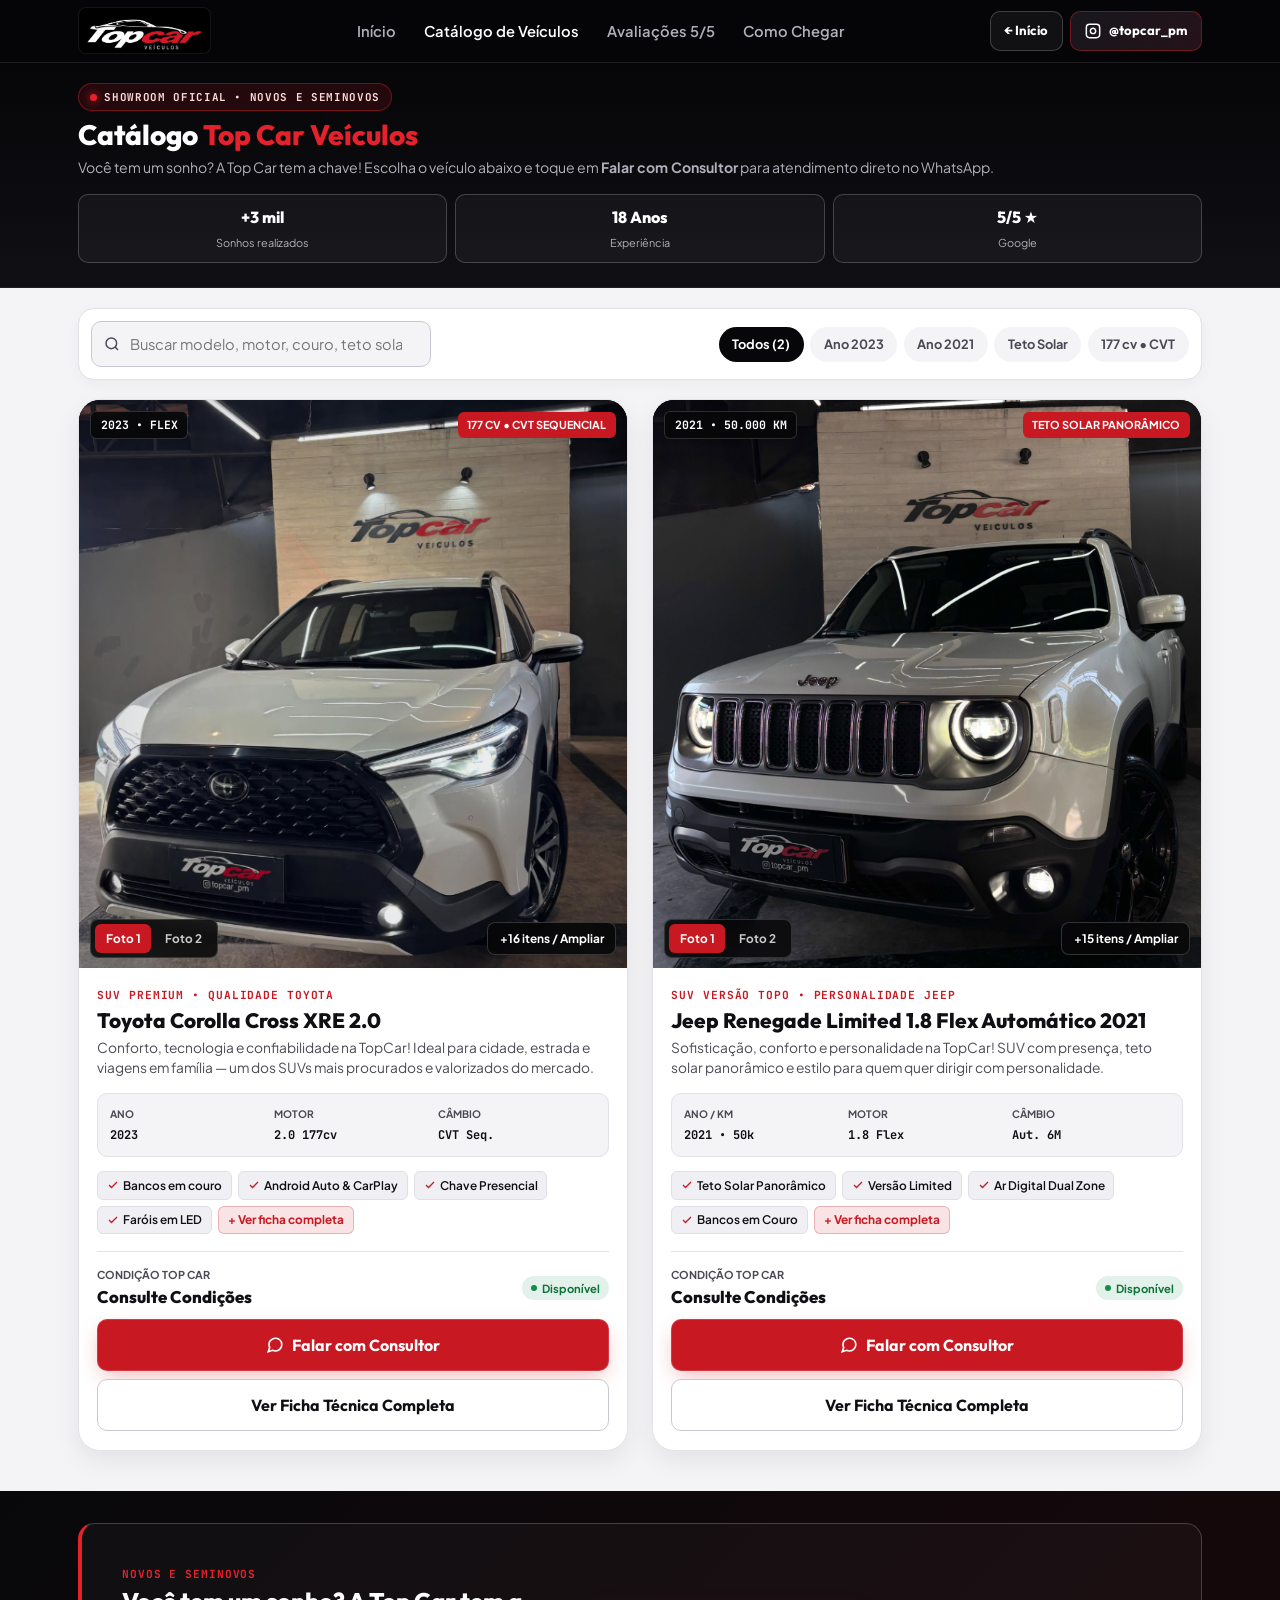
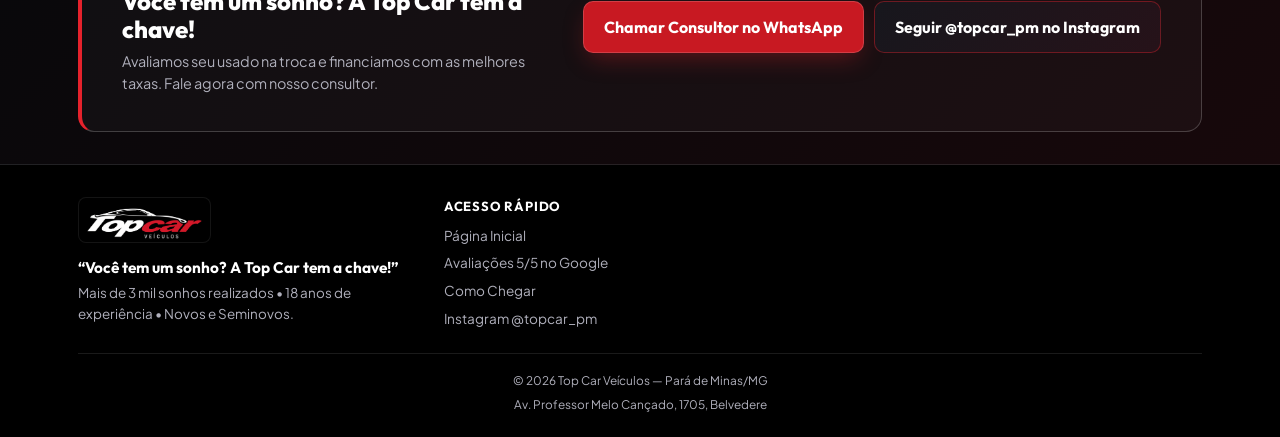
<file: top-car/catalogo.html>
﻿<!DOCTYPE html>
<html lang="pt-BR">
<head>
  <meta charset="UTF-8">
  <meta name="viewport" content="width=device-width, initial-scale=1.0, viewport-fit=cover">
  <title>Catálogo Premium | Top Car Veículos — Novos e Seminovos</title>
  <meta name="description" content="Confira o catálogo de veículos novos e seminovos selecionados da Top Car Veículos em Pará de Minas - MG. Fale direto com nosso consultor no WhatsApp.">
  <meta name="theme-color" content="#070709">

  <link rel="preconnect" href="https://fonts.googleapis.com">
  <link rel="preconnect" href="https://fonts.gstatic.com" crossorigin>
  <link href="https://fonts.googleapis.com/css2?family=JetBrains+Mono:wght@500;600;700&family=Outfit:wght@600;700;800&family=Plus+Jakarta+Sans:wght@400;500;600;700&display=swap" rel="stylesheet">

  <link rel="stylesheet" href="../styles.css">
</head>
<body data-asset-prefix="">
  <a href="#catalogo-lista" class="skip-link">Pular para os veículos do catálogo</a>

  <!-- CABEÇALHO MOBILE-FIRST -->
  <header class="site-header">
    <div class="container header__inner">
      <a href="index.html" class="brand-logo" aria-label="Voltar para a Página Inicial da Top Car Veículos">
        <img
          src="imagens - LANDINGPAGE/logo.jpg"
          alt="Logo Top Car Veículos"
          class="brand-logo__img"
          width="2752"
          height="1536"
        >
      </a>

      <nav aria-label="Navegação Principal">
        <ul class="nav-menu">
          <li><a href="index.html" class="nav-link">Início</a></li>
          <li><a href="catalogo.html" class="nav-link is-current" aria-current="page">Catálogo de Veículos</a></li>
          <li><a href="index.html#avaliacoes" class="nav-link">Avaliações 5/5</a></li>
          <li><a href="index.html#como-chegar" class="nav-link">Como Chegar</a></li>
        </ul>
      </nav>

      <div class="header__actions">
        <a
          href="index.html"
          class="btn btn--outline-dark btn--sm"
          aria-label="Voltar para o início"
        >
          ← Início
        </a>
        <a
          href="https://www.instagram.com/topcar_pm/"
          target="_blank"
          rel="noopener noreferrer"
          class="btn btn--instagram btn--sm"
          aria-label="Instagram Top Car Veículos"
        >
          <svg width="16" height="16" viewBox="0 0 24 24" fill="none" stroke="currentColor" stroke-width="2.2" aria-hidden="true">
            <rect x="2" y="2" width="20" height="20" rx="5" ry="5"></rect>
            <path d="M16 11.37A4 4 0 1 1 12.63 8 4 4 0 0 1 16 11.37z"></path>
            <line x1="17.5" y1="6.5" x2="17.51" y2="6.5"></line>
          </svg>
          <span>@topcar_pm</span>
        </a>
      </div>
    </div>
  </header>

  <main>
    <!-- ABERTURA DA SEGUNDA PÁGINA (CATÁLOGO MOBILE-FIRST) -->
    <section class="catalog-page-hero" aria-labelledby="catalog-page-heading">
      <div class="container catalog-page-hero__inner">
        <div>
          <div class="hero__eyebrow" style="margin-bottom: 0.5rem;">
            <span class="hero__eyebrow-dot" aria-hidden="true"></span>
            <span>Showroom Oficial • Novos e Seminovos</span>
          </div>
          <h1 id="catalog-page-heading" class="catalog-page-hero__title">
            Catálogo <span style="color: var(--tc-red-bright);">Top Car Veículos</span>
          </h1>
          <p class="catalog-page-hero__subtitle">
            Você tem um sonho? A Top Car tem a chave! Escolha o veículo abaixo e toque em <strong>Falar com Consultor</strong> para atendimento direto no WhatsApp.
          </p>
        </div>

        <div class="catalog-page-hero__stats">
          <div class="mini-stat">
            <strong>+3 mil</strong>
            <span>Sonhos realizados</span>
          </div>
          <div class="mini-stat">
            <strong>18 Anos</strong>
            <span>Experiência</span>
          </div>
          <div class="mini-stat">
            <strong>5/5 ★</strong>
            <span>Google</span>
          </div>
        </div>
      </div>
    </section>

    <!-- LISTA DE VEÍCULOS DO CATÁLOGO -->
    <section id="catalogo-lista" class="catalog-section" aria-label="Veículos disponíveis">
      <div class="container">
        <!-- Barra de Busca e Filtros Deslizáveis -->
        <div class="catalog-toolbar" role="search" aria-label="Filtrar veículos do catálogo">
          <div class="catalog-search">
            <svg class="catalog-search__icon" width="16" height="16" viewBox="0 0 24 24" fill="none" stroke="currentColor" stroke-width="2.2" aria-hidden="true">
              <circle cx="11" cy="11" r="8"></circle>
              <line x1="21" y1="21" x2="16.65" y2="16.65"></line>
            </svg>
            <input
              type="search"
              id="catalog-search-input"
              class="catalog-search__input"
              placeholder="Buscar modelo, motor, couro, teto solar..."
              aria-label="Buscar veículo por nome ou equipamento"
            >
          </div>

          <div class="filter-pills" role="group" aria-label="Categorias de filtro">
            <button type="button" class="filter-pill is-active" data-filter="all">Todos (2)</button>
            <button type="button" class="filter-pill" data-filter="2023">Ano 2023</button>
            <button type="button" class="filter-pill" data-filter="2021">Ano 2021</button>
            <button type="button" class="filter-pill" data-filter="teto solar">Teto Solar</button>
            <button type="button" class="filter-pill" data-filter="177 cv">177 cv • CVT</button>
          </div>
        </div>

        <!-- CARDS DE VEÍCULOS (MOBILE-FIRST) -->
        <div class="catalog-grid">

          <!-- ============================================================
               CARRO 1: TOYOTA COROLLA CROSS XRE 2.0 (2023)
               ============================================================ -->
          <article
            class="vehicle-card"
            data-tags="toyota corolla cross xre 2.0 2023 suv automatico cvt 177 cv couro led carplay android auto"
          >
            <div class="vehicle-card__stage">
              <div
                class="vehicle-card__backdrop"
                style="background-image: url('catalogo/carro 1/ft1.png');"
                aria-hidden="true"
              ></div>

              <div class="vehicle-card__top-badges">
                <span class="badge-year">2023 • FLEX</span>
                <span class="badge-highlight">177 CV • CVT SEQUENCIAL</span>
              </div>

              <img
                src="catalogo/carro 1/ft1.png"
                alt="Toyota Corolla Cross XRE 2.0 2023 branco no showroom Top Car Veículos"
                class="vehicle-card__img"
                fetchpriority="high"
                width="588"
                height="760"
              >

              <div class="vehicle-card__gallery-bar">
                <div class="photo-thumbs" role="group" aria-label="Fotos do Toyota Corolla Cross XRE 2.0">
                  <button
                    type="button"
                    class="photo-thumb-btn is-active"
                    data-card-photo-btn
                    data-img-src="catalogo/carro 1/ft1.png"
                    data-img-alt="Toyota Corolla Cross XRE 2.0 2023 visto de frente no showroom Top Car"
                    data-img-contain="false"
                    aria-pressed="true"
                  >
                    Foto 1
                  </button>
                  <button
                    type="button"
                    class="photo-thumb-btn"
                    data-card-photo-btn
                    data-img-src="catalogo/carro 1/ft2.png"
                    data-img-alt="Toyota Corolla Cross XRE 2.0 2023 visto de perfil lateral"
                    data-img-contain="true"
                    aria-pressed="false"
                  >
                    Foto 2
                  </button>
                </div>

                <button
                  type="button"
                  class="expand-gallery-btn"
                  data-open-modal="corolla-cross"
                >
                  +16 itens / Ampliar
                </button>
              </div>
            </div>

            <div class="vehicle-card__body">
              <span class="vehicle-card__category">SUV Premium • Qualidade Toyota</span>
              <h2 class="vehicle-card__title">Toyota Corolla Cross XRE 2.0</h2>
              <p class="vehicle-card__tagline">
                Conforto, tecnologia e confiabilidade na TopCar! Ideal para cidade, estrada e viagens em família — um dos SUVs mais procurados e valorizados do mercado.
              </p>

              <div class="specs-strip" aria-label="Especificações principais">
                <div class="spec-box">
                  <span class="spec-box__label">Ano</span>
                  <span class="spec-box__val">2023</span>
                </div>
                <div class="spec-box">
                  <span class="spec-box__label">Motor</span>
                  <span class="spec-box__val">2.0 177cv</span>
                </div>
                <div class="spec-box">
                  <span class="spec-box__label">Câmbio</span>
                  <span class="spec-box__val">CVT Seq.</span>
                </div>
              </div>

              <div class="features-preview">
                <span class="feature-chip">
                  <svg width="12" height="12" viewBox="0 0 24 24" fill="none" stroke="currentColor" stroke-width="2.5" aria-hidden="true"><polyline points="20 6 9 17 4 12"></polyline></svg>
                  Bancos em couro
                </span>
                <span class="feature-chip">
                  <svg width="12" height="12" viewBox="0 0 24 24" fill="none" stroke="currentColor" stroke-width="2.5" aria-hidden="true"><polyline points="20 6 9 17 4 12"></polyline></svg>
                  Android Auto &amp; CarPlay
                </span>
                <span class="feature-chip">
                  <svg width="12" height="12" viewBox="0 0 24 24" fill="none" stroke="currentColor" stroke-width="2.5" aria-hidden="true"><polyline points="20 6 9 17 4 12"></polyline></svg>
                  Chave Presencial
                </span>
                <span class="feature-chip">
                  <svg width="12" height="12" viewBox="0 0 24 24" fill="none" stroke="currentColor" stroke-width="2.5" aria-hidden="true"><polyline points="20 6 9 17 4 12"></polyline></svg>
                  Faróis em LED
                </span>
                <button
                  type="button"
                  class="feature-chip feature-chip--more"
                  data-open-modal="corolla-cross"
                >
                  + Ver ficha completa
                </button>
              </div>

              <div class="vehicle-card__footer">
                <div class="vehicle-card__price-row">
                  <div>
                    <span class="price-status__label">Condição Top Car</span>
                    <span class="price-status__val">Consulte Condições</span>
                  </div>
                  <span class="availability-pill">Disponível</span>
                </div>

                <div class="vehicle-card__actions">
                  <a
                    href="https://wa.me/5537999795757?text=Ol%C3%A1%2C%20me%20interessei%20pelo%20modelo%20Toyota%20Corolla%20Cross%20XRE%202.0..."
                    target="_blank"
                    rel="noopener noreferrer"
                    class="btn btn--whatsapp btn-consultant"
                  >
                    <svg width="18" height="18" viewBox="0 0 24 24" fill="none" stroke="currentColor" stroke-width="2.2" aria-hidden="true">
                      <path d="M21 11.5a8.38 8.38 0 0 1-.9 3.8 8.5 8.5 0 0 1-7.6 4.7 8.38 8.38 0 0 1-3.8-.9L3 21l1.9-5.7a8.38 8.38 0 0 1-.9-3.8 8.5 8.5 0 0 1 4.7-7.6 8.38 8.38 0 0 1 3.8-.9h.5a8.48 8.48 0 0 1 8 8v.5z"></path>
                    </svg>
                    Falar com Consultor
                  </a>

                  <button
                    type="button"
                    class="btn btn--outline-light"
                    data-open-modal="corolla-cross"
                  >
                    Ver Ficha Técnica Completa
                  </button>
                </div>
              </div>
            </div>
          </article>

          <!-- ============================================================
               CARRO 2: JEEP RENEGADE LIMITED 1.8 FLEX AUTOMÁTICO 2021
               ============================================================ -->
          <article
            class="vehicle-card"
            data-tags="jeep renegade limited 1.8 flex automatico 2021 suv teto solar panoramico 50.000 km couro dual zone"
          >
            <div class="vehicle-card__stage">
              <div
                class="vehicle-card__backdrop"
                style="background-image: url('catalogo/carro 2/dr.png');"
                aria-hidden="true"
              ></div>

              <div class="vehicle-card__top-badges">
                <span class="badge-year">2021 • 50.000 KM</span>
                <span class="badge-highlight">TETO SOLAR PANORÂMICO</span>
              </div>

              <img
                src="catalogo/carro 2/dr.png"
                alt="Jeep Renegade Limited 1.8 Flex Automático 2021 branco no showroom Top Car Veículos"
                class="vehicle-card__img"
                width="804"
                height="782"
              >

              <div class="vehicle-card__gallery-bar">
                <div class="photo-thumbs" role="group" aria-label="Fotos do Jeep Renegade Limited 1.8 2021">
                  <button
                    type="button"
                    class="photo-thumb-btn is-active"
                    data-card-photo-btn
                    data-img-src="catalogo/carro 2/dr.png"
                    data-img-alt="Jeep Renegade Limited 1.8 Flex Automático 2021 visto de frente com faróis em LED"
                    data-img-contain="false"
                    aria-pressed="true"
                  >
                    Foto 1
                  </button>
                  <button
                    type="button"
                    class="photo-thumb-btn"
                    data-card-photo-btn
                    data-img-src="catalogo/carro 2/ft2.png"
                    data-img-alt="Jeep Renegade Limited 1.8 Flex Automático 2021 visto em ângulo lateral com rodas pretas"
                    data-img-contain="false"
                    aria-pressed="false"
                  >
                    Foto 2
                  </button>
                </div>

                <button
                  type="button"
                  class="expand-gallery-btn"
                  data-open-modal="renegade-limited"
                >
                  +15 itens / Ampliar
                </button>
              </div>
            </div>

            <div class="vehicle-card__body">
              <span class="vehicle-card__category">SUV Versão Topo • Personalidade Jeep</span>
              <h2 class="vehicle-card__title">Jeep Renegade Limited 1.8 Flex Automático 2021</h2>
              <p class="vehicle-card__tagline">
                Sofisticação, conforto e personalidade na TopCar! SUV com presença, teto solar panorâmico e estilo para quem quer dirigir com personalidade.
              </p>

              <div class="specs-strip" aria-label="Especificações principais">
                <div class="spec-box">
                  <span class="spec-box__label">Ano / KM</span>
                  <span class="spec-box__val">2021 • 50k</span>
                </div>
                <div class="spec-box">
                  <span class="spec-box__label">Motor</span>
                  <span class="spec-box__val">1.8 Flex</span>
                </div>
                <div class="spec-box">
                  <span class="spec-box__label">Câmbio</span>
                  <span class="spec-box__val">Aut. 6M</span>
                </div>
              </div>

              <div class="features-preview">
                <span class="feature-chip">
                  <svg width="12" height="12" viewBox="0 0 24 24" fill="none" stroke="currentColor" stroke-width="2.5" aria-hidden="true"><polyline points="20 6 9 17 4 12"></polyline></svg>
                  Teto Solar Panorâmico
                </span>
                <span class="feature-chip">
                  <svg width="12" height="12" viewBox="0 0 24 24" fill="none" stroke="currentColor" stroke-width="2.5" aria-hidden="true"><polyline points="20 6 9 17 4 12"></polyline></svg>
                  Versão Limited
                </span>
                <span class="feature-chip">
                  <svg width="12" height="12" viewBox="0 0 24 24" fill="none" stroke="currentColor" stroke-width="2.5" aria-hidden="true"><polyline points="20 6 9 17 4 12"></polyline></svg>
                  Ar Digital Dual Zone
                </span>
                <span class="feature-chip">
                  <svg width="12" height="12" viewBox="0 0 24 24" fill="none" stroke="currentColor" stroke-width="2.5" aria-hidden="true"><polyline points="20 6 9 17 4 12"></polyline></svg>
                  Bancos em Couro
                </span>
                <button
                  type="button"
                  class="feature-chip feature-chip--more"
                  data-open-modal="renegade-limited"
                >
                  + Ver ficha completa
                </button>
              </div>

              <div class="vehicle-card__footer">
                <div class="vehicle-card__price-row">
                  <div>
                    <span class="price-status__label">Condição Top Car</span>
                    <span class="price-status__val">Consulte Condições</span>
                  </div>
                  <span class="availability-pill">Disponível</span>
                </div>

                <div class="vehicle-card__actions">
                  <a
                    href="https://wa.me/5537999795757?text=Ol%C3%A1%2C%20me%20interessei%20pelo%20modelo%20Jeep%20Renegade%20Limited%201.8%20Flex%20Autom%C3%A1tico%202021..."
                    target="_blank"
                    rel="noopener noreferrer"
                    class="btn btn--whatsapp btn-consultant"
                  >
                    <svg width="18" height="18" viewBox="0 0 24 24" fill="none" stroke="currentColor" stroke-width="2.2" aria-hidden="true">
                      <path d="M21 11.5a8.38 8.38 0 0 1-.9 3.8 8.5 8.5 0 0 1-7.6 4.7 8.38 8.38 0 0 1-3.8-.9L3 21l1.9-5.7a8.38 8.38 0 0 1-.9-3.8 8.5 8.5 0 0 1 4.7-7.6 8.38 8.38 0 0 1 3.8-.9h.5a8.48 8.48 0 0 1 8 8v.5z"></path>
                    </svg>
                    Falar com Consultor
                  </a>

                  <button
                    type="button"
                    class="btn btn--outline-light"
                    data-open-modal="renegade-limited"
                  >
                    Ver Ficha Técnica Completa
                  </button>
                </div>
              </div>
            </div>
          </article>

        </div>

        <!-- Estado Vazio da Busca -->
        <div id="catalog-empty-state" class="catalog-empty" role="status">
          <h3 style="font-family: var(--font-display); font-size: 1.2rem; margin-bottom: 0.4rem;">
            Nenhum veículo encontrado
          </h3>
          <p style="color: var(--tc-muted-on-light); margin-bottom: 1rem; font-size: 0.9rem;">
            Trabalhamos com encomendas de Novos e Seminovos! Limpe o filtro ou chame nosso consultor.
          </p>
          <button type="button" id="reset-catalog-filters" class="btn btn--red">
            Mostrar Todos os Veículos
          </button>
        </div>
      </div>
    </section>

    <!-- CTA BANNER DE CONVERSÃO -->
    <section class="cta-banner" aria-labelledby="cta-heading">
      <div class="container">
        <div class="cta-banner__inner">
          <div>
            <span class="section-eyebrow">Novos e Seminovos</span>
            <h2 id="cta-heading" class="cta-banner__title">
              Você tem um sonho? A Top Car tem a chave!
            </h2>
            <p class="cta-banner__text">
              Avaliamos seu usado na troca e financiamos com as melhores taxas. Fale agora com nosso consultor.
            </p>
          </div>

          <div class="cta-banner__actions">
            <a
              href="https://wa.me/5537999795757?text=Ol%C3%A1%2C%20estou%20no%20cat%C3%A1logo%20da%20Top%20Car%20Ve%C3%ADculos%20e%20quero%20falar%20com%20um%20consultor!"
              target="_blank"
              rel="noopener noreferrer"
              class="btn btn--red"
            >
              Chamar Consultor no WhatsApp
            </a>
            <a
              href="https://www.instagram.com/topcar_pm/"
              target="_blank"
              rel="noopener noreferrer"
              class="btn btn--instagram"
            >
              Seguir @topcar_pm no Instagram
            </a>
          </div>
        </div>
      </div>
    </section>
  </main>

  <!-- MODAL DE FICHA TÉCNICA COMPLETA & GALERIA (<dialog>) -->
  <dialog id="vehicle-detail-modal" class="vehicle-modal" aria-labelledby="modal-vehicle-title">
    <div class="vehicle-modal__inner">
      <div class="vehicle-modal__header">
        <div>
          <span id="modal-vehicle-category" style="font-family: var(--font-mono); font-size: 0.68rem; color: #FF8A90; text-transform: uppercase; letter-spacing: 0.08em; display: block;"></span>
          <h3 id="modal-vehicle-title" class="vehicle-modal__title">Detalhes do Veículo</h3>
        </div>
        <button type="button" id="modal-close-btn" class="vehicle-modal__close" aria-label="Fechar ficha técnica">
          <svg width="18" height="18" viewBox="0 0 24 24" fill="none" stroke="currentColor" stroke-width="2.4" aria-hidden="true">
            <line x1="18" y1="6" x2="6" y2="18"></line>
            <line x1="6" y1="6" x2="18" y2="18"></line>
          </svg>
        </button>
      </div>

      <div class="vehicle-modal__content">
        <div class="modal-gallery">
          <div class="modal-gallery__main">
            <img id="modal-main-img" src="catalogo/carro 1/ft1.png" alt="Foto ampliada do veículo">
          </div>
          <div id="modal-thumbs-container" class="modal-gallery__thumbs"></div>
        </div>

        <div class="modal-details">
          <p id="modal-vehicle-desc" style="color: var(--tc-muted-on-light); font-size: 0.9rem;"></p>

          <h4 style="font-family: var(--font-display); font-size: 0.95rem; font-weight: 800; margin-top: 0.9rem;">
            Ficha Completa &amp; Opcionais:
          </h4>

          <ul id="modal-specs-list" class="modal-specs-list"></ul>

          <a
            id="modal-wa-btn"
            href="https://wa.me/5537999795757"
            target="_blank"
            rel="noopener noreferrer"
            class="btn btn--red"
          >
            Falar com Consultor no WhatsApp
          </a>
        </div>
      </div>
    </div>
  </dialog>

  <!-- RODAPÉ -->
  <footer class="site-footer">
    <div class="container">
      <div class="footer__grid">
        <div>
          <a href="index.html" class="brand-logo" aria-label="Top Car Veículos">
            <img
              src="imagens - LANDINGPAGE/logo.jpg"
              alt="Logo Top Car Veículos"
              class="brand-logo__img"
              loading="lazy"
              width="2752"
              height="1536"
            >
          </a>
          <p class="footer__slogan">“Você tem um sonho? A Top Car tem a chave!”</p>
          <p style="font-size: 0.84rem;">
            Mais de 3 mil sonhos realizados • 18 anos de experiência • Novos e Seminovos.
          </p>
        </div>

        <div>
          <h3 class="footer__heading">Acesso Rápido</h3>
          <ul class="footer__list">
            <li><a href="index.html">Página Inicial</a></li>
            <li><a href="index.html#avaliacoes">Avaliações 5/5 no Google</a></li>
            <li><a href="index.html#como-chegar">Como Chegar</a></li>
            <li><a href="https://www.instagram.com/topcar_pm/" target="_blank" rel="noopener noreferrer">Instagram @topcar_pm</a></li>
          </ul>
        </div>
      </div>

      <div class="footer__bottom">
        <span>© 2026 Top Car Veículos — Pará de Minas/MG</span>
        <span>Av. Professor Melo Cançado, 1705, Belvedere</span>
      </div>
    </div>
  </footer>

  <!-- BARRA DE NAVEGAÇÃO INFERIOR MOBILE-FIRST (ESTILO APP) -->
  <nav class="bottom-tab-bar" aria-label="Navegação Rápida Mobile">
    <a href="index.html" class="bottom-tab-item">
      <svg viewBox="0 0 24 24" fill="none" stroke="currentColor" stroke-width="2.2" aria-hidden="true">
        <path d="M3 9l9-7 9 7v11a2 2 0 0 1-2 2H5a2 2 0 0 1-2-2z"></path>
      </svg>
      <span>Início</span>
    </a>
    <a href="catalogo.html" class="bottom-tab-item is-active" aria-current="page">
      <svg viewBox="0 0 24 24" fill="none" stroke="currentColor" stroke-width="2.2" aria-hidden="true">
        <rect x="3" y="3" width="7" height="7" rx="1"></rect>
        <rect x="14" y="3" width="7" height="7" rx="1"></rect>
        <rect x="14" y="14" width="7" height="7" rx="1"></rect>
        <rect x="3" y="14" width="7" height="7" rx="1"></rect>
      </svg>
      <span>Catálogo</span>
    </a>
    <a href="index.html#como-chegar" class="bottom-tab-item">
      <svg viewBox="0 0 24 24" fill="none" stroke="currentColor" stroke-width="2.2" aria-hidden="true">
        <path d="M21 10c0 7-9 13-9 13s-9-6-9-13a9 9 0 0 1 18 0z"></path>
        <circle cx="12" cy="10" r="3"></circle>
      </svg>
      <span>Como Chegar</span>
    </a>
    <a
      href="https://wa.me/5537999795757?text=Ol%C3%A1%2C%20estou%20no%20cat%C3%A1logo%20da%20Top%20Car%20Ve%C3%ADculos%20e%20quero%20falar%20com%20um%20consultor!"
      target="_blank"
      rel="noopener noreferrer"
      class="bottom-tab-item bottom-tab-item--cta"
    >
      <svg viewBox="0 0 24 24" fill="none" stroke="currentColor" stroke-width="2.2" aria-hidden="true">
        <path d="M21 11.5a8.38 8.38 0 0 1-.9 3.8 8.5 8.5 0 0 1-7.6 4.7 8.38 8.38 0 0 1-3.8-.9L3 21l1.9-5.7a8.38 8.38 0 0 1-.9-3.8 8.5 8.5 0 0 1 4.7-7.6 8.38 8.38 0 0 1 3.8-.9h.5a8.48 8.48 0 0 1 8 8v.5z"></path>
      </svg>
      <span>WhatsApp</span>
    </a>
  </nav>

  <script src="../script.js"></script>
</body>
</html>
</file>
<file: styles.css>
/* ==========================================================================
   TOP CAR VEÍCULOS — ARQUITETURA 100% MOBILE-FIRST (SHOWROOM APP EXPERIENCE)
   Cores da Marca: Preto (#070709), Branco (#FFFFFF), Vermelho (#C81922 / #E5222C)
   Projetado primeiro para telas verticais de smartphone (320px–480px)
   com expansão progressiva via @media (min-width: 768px) e (min-width: 1024px)
   ========================================================================== */

:root {
  --tc-black: #070709;
  --tc-obsidian: #0E0E12;
  --tc-charcoal: #16161C;
  --tc-surface-dark: #1E1E26;
  --tc-border-dark: rgba(255, 255, 255, 0.1);
  --tc-border-dark-strong: rgba(255, 255, 255, 0.2);

  --tc-white: #FFFFFF;
  --tc-gallery-bg: #F4F4F7;
  --tc-border-light: #E2E2E8;
  --tc-border-light-strong: #C8C8D2;

  --tc-red: #C81922;
  --tc-red-bright: #E5222C;
  --tc-red-hover: #A3121A;
  --tc-red-subtle: rgba(200, 25, 34, 0.12);
  --tc-red-glow: rgba(229, 34, 44, 0.35);

  --tc-text-on-dark: #F7F7F9;
  --tc-muted-on-dark: #B0B0BC;
  --tc-text-on-light: #0F0F14;
  --tc-muted-on-light: #4A4A55;

  --tc-star: #F59E0B;
  --tc-green: #128C4A;

  --font-display: 'Outfit', system-ui, -apple-system, sans-serif;
  --font-sans: 'Plus Jakarta Sans', system-ui, -apple-system, sans-serif;
  --font-mono: 'JetBrains Mono', monospace;

  --radius-sm: 10px;
  --radius-md: 16px;
  --radius-lg: 22px;
  --bottom-nav-h: 68px;
  --transition-fast: 180ms cubic-bezier(0.22, 1, 0.36, 1);
  --transition-smooth: 350ms cubic-bezier(0.22, 1, 0.36, 1);
}

*,
*::before,
*::after {
  box-sizing: border-box;
  margin: 0;
  padding: 0;
}

html {
  scroll-behavior: smooth;
  font-size: 16px;
  -webkit-text-size-adjust: 100%;
}

body {
  font-family: var(--font-sans);
  background-color: var(--tc-black);
  color: var(--tc-text-on-dark);
  line-height: 1.5;
  overflow-x: hidden;
  padding-bottom: calc(var(--bottom-nav-h) + env(safe-area-inset-bottom, 0px));
  -webkit-font-smoothing: antialiased;
}

body.is-loading {
  overflow: hidden;
}

img {
  max-width: 100%;
  height: auto;
  display: block;
}

a {
  color: inherit;
  text-decoration: none;
  -webkit-tap-highlight-color: transparent;
}

button {
  font: inherit;
  cursor: pointer;
  border: none;
  background: none;
  -webkit-tap-highlight-color: transparent;
}

:focus-visible {
  outline: 2px solid var(--tc-red-bright);
  outline-offset: 2px;
}

/* Container Mobile-First: 100% fluido no celular com respiro lateral de 16px */
.container {
  width: 100%;
  padding-inline: 1rem;
  margin-inline: auto;
  max-width: 540px;
}

.skip-link {
  position: absolute;
  top: -100px;
  left: 1rem;
  background: var(--tc-red);
  color: var(--tc-white);
  padding: 0.75rem 1.25rem;
  border-radius: var(--radius-sm);
  font-weight: 700;
  z-index: 10000;
}

.skip-link:focus {
  top: 1rem;
}

/* ==========================================================================
   1. PÁGINA DE CARREGAMENTO MOBILE-FIRST (SPLASH PRELOADER)
   ========================================================================== */
.splash-loader {
  position: fixed;
  inset: 0;
  z-index: 9999;
  background:
    radial-gradient(circle at 50% 35%, rgba(200, 25, 34, 0.28) 0%, transparent 62%),
    #000000;
  display: flex;
  flex-direction: column;
  align-items: center;
  justify-content: space-between;
  padding: 2.5rem 1.5rem calc(2rem + env(safe-area-inset-bottom, 0px));
  text-align: center;
  transition: opacity 480ms ease, visibility 480ms ease, transform 480ms ease;
}

.splash-loader.is-hidden {
  opacity: 0;
  visibility: hidden;
  pointer-events: none;
  transform: scale(1.03);
}

.splash-loader__top {
  font-family: var(--font-mono);
  font-size: 0.72rem;
  font-weight: 700;
  letter-spacing: 0.14em;
  text-transform: uppercase;
  color: var(--tc-muted-on-dark);
}

.splash-loader__center {
  width: 100%;
  max-width: 360px;
  display: flex;
  flex-direction: column;
  align-items: center;
  gap: 1.25rem;
}

.splash-loader__logo-wrap {
  position: relative;
  width: min(84vw, 290px);
  aspect-ratio: 16 / 9;
  background: #000000;
  border-radius: var(--radius-md);
  border: 1px solid rgba(255, 255, 255, 0.14);
  box-shadow: 0 20px 50px rgba(200, 25, 34, 0.3);
  overflow: hidden;
  animation: splashLogoReveal 750ms cubic-bezier(0.16, 1, 0.3, 1) forwards;
}

.splash-loader__logo-wrap::after {
  content: '';
  position: absolute;
  inset: 0;
  background: linear-gradient(110deg, transparent 25%, rgba(255, 255, 255, 0.18) 50%, transparent 75%);
  transform: translateX(-120%);
  animation: splashSweep 1.6s cubic-bezier(0.22, 1, 0.36, 1) 0.2s infinite;
}

.splash-loader__logo {
  width: 100%;
  height: 100%;
  object-fit: cover;
  object-position: center 52%;
  mix-blend-mode: lighten;
}

.splash-loader__slogan {
  font-family: var(--font-display);
  font-size: 1.55rem;
  font-weight: 800;
  line-height: 1.18;
  color: var(--tc-white);
}

.splash-loader__slogan span {
  color: var(--tc-red-bright);
  display: block;
  margin-top: 0.15rem;
}

.splash-loader__progress-track {
  width: 100%;
  max-width: 240px;
  height: 5px;
  background: rgba(255, 255, 255, 0.12);
  border-radius: 999px;
  overflow: hidden;
}

.splash-loader__progress-bar {
  height: 100%;
  width: 0%;
  background: linear-gradient(90deg, var(--tc-red) 0%, #FF4D57 100%);
  border-radius: 999px;
  transition: width 150ms linear;
}

.splash-loader__status {
  font-family: var(--font-mono);
  font-size: 0.74rem;
  color: var(--tc-muted-on-dark);
}

.splash-loader__bottom {
  width: 100%;
  max-width: 360px;
}

@keyframes splashLogoReveal {
  0% {
    opacity: 0;
    transform: translateY(12px) scale(0.92);
  }
  100% {
    opacity: 1;
    transform: translateY(0) scale(1);
  }
}

@keyframes splashSweep {
  0% {
    transform: translateX(-120%);
  }
  100% {
    transform: translateX(120%);
  }
}

/* ==========================================================================
   2. BOTÕES MOBILE-FIRST (ALVOS DE TOQUE DE 52PX, FULL-WIDTH NO MOBILE)
   ========================================================================== */
.btn {
  display: flex;
  align-items: center;
  justify-content: center;
  gap: 0.55rem;
  width: 100%;
  min-height: 52px;
  font-family: var(--font-display);
  font-weight: 700;
  font-size: 1rem;
  line-height: 1.2;
  padding: 0.85rem 1.25rem;
  border-radius: var(--radius-sm);
  transition: transform var(--transition-fast), background-color var(--transition-fast), border-color var(--transition-fast), box-shadow var(--transition-fast);
  text-align: center;
}

.btn:active {
  transform: scale(0.98);
}

.btn--red {
  background: var(--tc-red);
  color: var(--tc-white);
  border: 1px solid rgba(255, 255, 255, 0.16);
  box-shadow: 0 10px 24px -6px var(--tc-red-glow);
}

.btn--red:hover {
  background: var(--tc-red-hover);
}

.btn--whatsapp {
  background: var(--tc-red);
  color: var(--tc-white);
  border: 1px solid rgba(255, 255, 255, 0.15);
  box-shadow: 0 8px 22px -6px rgba(200, 25, 34, 0.38);
}

.btn--outline-dark {
  background: rgba(255, 255, 255, 0.05);
  color: var(--tc-white);
  border: 1px solid var(--tc-border-dark-strong);
}

.btn--outline-light {
  background: var(--tc-white);
  color: var(--tc-text-on-light);
  border: 1px solid var(--tc-border-light-strong);
}

.btn--instagram {
  background: linear-gradient(135deg, #17171D 0%, #261219 100%);
  color: var(--tc-white);
  border: 1px solid rgba(229, 34, 44, 0.4);
}

.btn--sm {
  width: auto;
  min-height: 40px;
  padding: 0.5rem 0.85rem;
  font-size: 0.82rem;
}

/* ==========================================================================
   3. HEADER MOBILE-FIRST & BARRA DE NAVEGAÇÃO INFERIOR (APP TAB BAR)
   ========================================================================== */
.site-header {
  position: sticky;
  top: 0;
  z-index: 95;
  background: rgba(6, 6, 8, 0.94);
  backdrop-filter: blur(14px);
  -webkit-backdrop-filter: blur(14px);
  border-bottom: 1px solid var(--tc-border-dark);
}

.header__inner {
  display: flex;
  align-items: center;
  justify-content: space-between;
  gap: 0.5rem;
  min-height: 3.85rem;
}

.brand-logo {
  display: inline-flex;
  align-items: center;
  background: #000000;
  padding: 0.15rem 0.4rem;
  border-radius: 8px;
  border: 1px solid rgba(255, 255, 255, 0.08);
  flex-shrink: 0;
}

.brand-logo__img {
  width: 118px;
  height: 40px;
  object-fit: cover;
  object-position: center 52%;
  mix-blend-mode: lighten;
}

.nav-menu {
  display: none;
  list-style: none;
}

.header__actions {
  display: flex;
  align-items: center;
  gap: 0.45rem;
}

.header-rating-badge {
  display: inline-flex;
  align-items: center;
  gap: 0.3rem;
  background: rgba(255, 255, 255, 0.06);
  border: 1px solid var(--tc-border-dark);
  padding: 0.35rem 0.6rem;
  border-radius: 999px;
  font-size: 0.74rem;
  font-weight: 700;
  color: var(--tc-white);
}

.header-rating-badge span {
  color: var(--tc-star);
}

/* Bottom Navigation Bar (Nativa de App Mobile — Foco no Polegar) */
.bottom-tab-bar {
  position: fixed;
  left: 0;
  right: 0;
  bottom: 0;
  z-index: 120;
  height: calc(var(--bottom-nav-h) + env(safe-area-inset-bottom, 0px));
  padding-bottom: env(safe-area-inset-bottom, 0px);
  background: rgba(8, 8, 11, 0.96);
  backdrop-filter: blur(16px);
  -webkit-backdrop-filter: blur(16px);
  border-top: 1px solid var(--tc-border-dark-strong);
  display: grid;
  grid-template-columns: repeat(4, 1fr);
}

.bottom-tab-item {
  display: flex;
  flex-direction: column;
  align-items: center;
  justify-content: center;
  gap: 0.22rem;
  font-size: 0.68rem;
  font-weight: 600;
  color: var(--tc-muted-on-dark);
  transition: color var(--transition-fast);
}

.bottom-tab-item svg {
  width: 20px;
  height: 20px;
}

.bottom-tab-item.is-active {
  color: var(--tc-red-bright);
  font-weight: 700;
}

.bottom-tab-item--cta {
  color: #34D399;
}

/* ==========================================================================
   4. HERO MOBILE-FIRST (PRIMEIRA DOBRA VERTICAL DE ALTO IMPACTO)
   ========================================================================== */
.hero {
  padding-top: 1.15rem;
  padding-bottom: 2rem;
  background:
    radial-gradient(circle at 50% 10%, rgba(200, 25, 34, 0.24) 0%, transparent 55%),
    linear-gradient(180deg, #060608 0%, #0F0F14 100%);
  border-bottom: 1px solid var(--tc-border-dark);
}

.hero__grid {
  display: flex;
  flex-direction: column;
  gap: 1.25rem;
}

.hero__eyebrow {
  display: inline-flex;
  align-items: center;
  gap: 0.45rem;
  background: rgba(200, 25, 34, 0.15);
  border: 1px solid rgba(229, 34, 44, 0.4);
  color: #FFDADB;
  font-family: var(--font-mono);
  font-size: 0.68rem;
  font-weight: 700;
  text-transform: uppercase;
  letter-spacing: 0.06em;
  padding: 0.32rem 0.7rem;
  border-radius: 999px;
  margin-bottom: 0.75rem;
}

.hero__eyebrow-dot {
  width: 7px;
  height: 7px;
  border-radius: 50%;
  background: var(--tc-red-bright);
  box-shadow: 0 0 8px var(--tc-red-bright);
}

.hero__title {
  font-family: var(--font-display);
  font-size: 2.05rem;
  font-weight: 800;
  line-height: 1.08;
  letter-spacing: -0.02em;
  color: var(--tc-white);
  margin-bottom: 0.75rem;
}

.hero__title-accent {
  color: var(--tc-red-bright);
  display: block;
}

.hero__subtitle {
  font-size: 0.94rem;
  color: var(--tc-muted-on-dark);
  margin-bottom: 1.2rem;
}

.hero__subtitle strong {
  color: var(--tc-white);
}

.hero__cta-group {
  display: flex;
  flex-direction: column;
  gap: 0.65rem;
  margin-bottom: 1.15rem;
}

/* Vitrine Vertical Mobile no Hero (Respeita a foto vertical 588x760 do Showroom) */
.hero-stage {
  border-radius: var(--radius-md);
  background: #000000;
  border: 1px solid var(--tc-border-dark-strong);
  overflow: hidden;
  box-shadow: 0 18px 40px rgba(0, 0, 0, 0.75);
}

.hero-stage__header {
  display: flex;
  align-items: center;
  justify-content: space-between;
  padding: 0.65rem 0.9rem;
  background: #0B0B0F;
  border-bottom: 1px solid var(--tc-border-dark);
}

.hero-stage__brand {
  font-family: var(--font-mono);
  font-size: 0.66rem;
  text-transform: uppercase;
  letter-spacing: 0.06em;
  color: var(--tc-muted-on-dark);
  display: flex;
  align-items: center;
  gap: 0.4rem;
}

.hero-stage__tag {
  background: var(--tc-red);
  color: var(--tc-white);
  font-size: 0.66rem;
  font-weight: 700;
  text-transform: uppercase;
  padding: 0.18rem 0.55rem;
  border-radius: 4px;
}

.hero-stage__media {
  position: relative;
  aspect-ratio: 4 / 4.2;
  background: #0A0A0D;
  overflow: hidden;
}

.hero-stage__img {
  width: 100%;
  height: 100%;
  object-fit: cover;
  object-position: center 54%;
}

.hero-stage__overlay {
  position: absolute;
  inset: auto 0 0 0;
  padding: 1.25rem 0.9rem 0.9rem;
  background: linear-gradient(180deg, transparent 0%, rgba(5, 5, 8, 0.94) 55%, #050508 100%);
  display: flex;
  align-items: flex-end;
  justify-content: space-between;
  gap: 0.65rem;
}

.hero-stage__car-title {
  font-family: var(--font-display);
  font-size: 1.05rem;
  font-weight: 800;
  color: var(--tc-white);
}

.hero-stage__car-specs {
  font-family: var(--font-mono);
  font-size: 0.7rem;
  color: var(--tc-muted-on-dark);
}

.hero-stage__switch {
  display: flex;
  gap: 0.4rem;
}

.hero-stage__dot {
  width: 2rem;
  height: 0.42rem;
  border-radius: 99px;
  background: rgba(255, 255, 255, 0.25);
}

.hero-stage__dot.is-active {
  background: var(--tc-red-bright);
  width: 2.8rem;
}

/* Grid 2x2 de Autoridade no Mobile */
.stats-ribbon {
  margin-top: 1.25rem;
  display: grid;
  grid-template-columns: repeat(2, 1fr);
  gap: 0.6rem;
}

.stat-card {
  background: var(--tc-obsidian);
  border: 1px solid var(--tc-border-dark-strong);
  border-radius: var(--radius-sm);
  padding: 0.95rem;
}

.stat-card__value {
  font-family: var(--font-display);
  font-size: 1.4rem;
  font-weight: 800;
  color: var(--tc-white);
  line-height: 1.1;
  margin-bottom: 0.25rem;
}

.stat-card__value span {
  color: var(--tc-red-bright);
}

.stat-card__label {
  font-size: 0.76rem;
  color: var(--tc-muted-on-dark);
  line-height: 1.3;
}

/* ==========================================================================
   5. SEGUNDA PÁGINA: CATÁLOGO DE VEÍCULOS MOBILE-FIRST (catalogo.html)
   ========================================================================== */
.catalog-page-hero {
  background: linear-gradient(180deg, #060608 0%, #101015 100%);
  padding-block: 1.25rem 1.5rem;
  border-bottom: 1px solid var(--tc-border-dark);
}

.catalog-page-hero__inner {
  display: flex;
  flex-direction: column;
  gap: 1rem;
}

.catalog-page-hero__title {
  font-family: var(--font-display);
  font-size: 1.75rem;
  font-weight: 800;
  line-height: 1.12;
  color: var(--tc-white);
  margin-bottom: 0.4rem;
}

.catalog-page-hero__subtitle {
  color: var(--tc-muted-on-dark);
  font-size: 0.88rem;
}

.catalog-page-hero__stats {
  display: grid;
  grid-template-columns: repeat(3, 1fr);
  gap: 0.5rem;
}

.mini-stat {
  background: rgba(255, 255, 255, 0.04);
  border: 1px solid var(--tc-border-dark-strong);
  border-radius: var(--radius-sm);
  padding: 0.6rem 0.4rem;
  text-align: center;
}

.mini-stat strong {
  display: block;
  font-family: var(--font-display);
  font-size: 1rem;
  font-weight: 800;
  color: var(--tc-white);
}

.mini-stat span {
  font-size: 0.68rem;
  color: var(--tc-muted-on-dark);
}

.catalog-section {
  background: var(--tc-gallery-bg);
  color: var(--tc-text-on-light);
  padding-block: 1.25rem 2.5rem;
}

/* Barra de Busca e Filtros Fixa / Deslizável no Mobile */
.catalog-toolbar {
  background: var(--tc-white);
  border: 1px solid var(--tc-border-light);
  border-radius: var(--radius-md);
  padding: 0.75rem;
  margin-bottom: 1.15rem;
  display: flex;
  flex-direction: column;
  gap: 0.65rem;
  box-shadow: 0 4px 14px rgba(0, 0, 0, 0.04);
}

.catalog-search {
  position: relative;
  width: 100%;
}

.catalog-search__input {
  width: 100%;
  min-height: 46px;
  padding: 0.6rem 0.9rem 0.6rem 2.4rem;
  border: 1px solid var(--tc-border-light-strong);
  border-radius: var(--radius-sm);
  font: inherit;
  font-size: 0.92rem;
  color: var(--tc-text-on-light);
  background: var(--tc-gallery-bg);
}

.catalog-search__input:focus {
  outline: none;
  border-color: var(--tc-red);
  background: var(--tc-white);
}

.catalog-search__icon {
  position: absolute;
  left: 0.8rem;
  top: 50%;
  transform: translateY(-50%);
  color: var(--tc-muted-on-light);
}

.filter-pills {
  display: flex;
  align-items: center;
  gap: 0.4rem;
  overflow-x: auto;
  scrollbar-width: none;
  -webkit-overflow-scrolling: touch;
}

.filter-pills::-webkit-scrollbar {
  display: none;
}

.filter-pill {
  padding: 0.48rem 0.85rem;
  border-radius: 999px;
  font-size: 0.8rem;
  font-weight: 700;
  color: var(--tc-muted-on-light);
  background: var(--tc-gallery-bg);
  white-space: nowrap;
  flex-shrink: 0;
}

.filter-pill.is-active {
  background: var(--tc-black);
  color: var(--tc-white);
}

/* Lista Mobile-First de Cards de Veículos */
.catalog-grid {
  display: flex;
  flex-direction: column;
  gap: 1.35rem;
}

.vehicle-card {
  background: var(--tc-white);
  border: 1px solid var(--tc-border-light);
  border-radius: var(--radius-lg);
  overflow: hidden;
  display: flex;
  flex-direction: column;
  box-shadow: 0 10px 26px rgba(9, 9, 14, 0.07);
}

/* Palco Vertical Mobile (4:4.2) para exibir a foto inteira sem cortar a placa Topcar */
.vehicle-card__stage {
  position: relative;
  aspect-ratio: 4 / 4.15;
  background: #0B0B0E;
  overflow: hidden;
}

.vehicle-card__backdrop {
  position: absolute;
  inset: -15%;
  background-size: cover;
  background-position: center;
  filter: blur(22px) brightness(0.38);
  transform: scale(1.1);
}

.vehicle-card__img {
  position: relative;
  z-index: 1;
  width: 100%;
  height: 100%;
  object-fit: cover;
  object-position: center 55%;
}

.vehicle-card__img.is-contain-mode {
  object-fit: contain;
  object-position: center center;
}

.vehicle-card__top-badges {
  position: absolute;
  top: 0.7rem;
  left: 0.7rem;
  right: 0.7rem;
  z-index: 3;
  display: flex;
  align-items: center;
  justify-content: space-between;
  gap: 0.4rem;
  pointer-events: none;
}

.badge-year {
  background: rgba(7, 7, 9, 0.88);
  backdrop-filter: blur(8px);
  color: var(--tc-white);
  font-family: var(--font-mono);
  font-size: 0.72rem;
  font-weight: 700;
  padding: 0.28rem 0.6rem;
  border-radius: 6px;
  border: 1px solid rgba(255, 255, 255, 0.16);
}

.badge-highlight {
  background: var(--tc-red);
  color: var(--tc-white);
  font-size: 0.68rem;
  font-weight: 700;
  text-transform: uppercase;
  padding: 0.28rem 0.6rem;
  border-radius: 6px;
}

.vehicle-card__gallery-bar {
  position: absolute;
  bottom: 0.65rem;
  left: 0.7rem;
  right: 0.7rem;
  z-index: 3;
  display: flex;
  align-items: center;
  justify-content: space-between;
  gap: 0.4rem;
}

.photo-thumbs {
  display: inline-flex;
  align-items: center;
  gap: 0.25rem;
  background: rgba(7, 7, 9, 0.86);
  backdrop-filter: blur(10px);
  padding: 0.25rem;
  border-radius: 8px;
  border: 1px solid rgba(255, 255, 255, 0.15);
}

.photo-thumb-btn {
  padding: 0.35rem 0.65rem;
  border-radius: 6px;
  font-size: 0.74rem;
  font-weight: 700;
  color: rgba(255, 255, 255, 0.78);
}

.photo-thumb-btn.is-active {
  background: var(--tc-red);
  color: var(--tc-white);
}

.expand-gallery-btn {
  background: rgba(7, 7, 9, 0.86);
  backdrop-filter: blur(10px);
  color: var(--tc-white);
  border: 1px solid rgba(255, 255, 255, 0.18);
  padding: 0.42rem 0.7rem;
  border-radius: 8px;
  font-size: 0.74rem;
  font-weight: 700;
  display: inline-flex;
  align-items: center;
  gap: 0.3rem;
}

.vehicle-card__body {
  padding: 1.15rem;
  display: flex;
  flex-direction: column;
  flex: 1;
}

.vehicle-card__category {
  font-family: var(--font-mono);
  font-size: 0.7rem;
  font-weight: 700;
  text-transform: uppercase;
  letter-spacing: 0.08em;
  color: var(--tc-red);
  margin-bottom: 0.25rem;
}

.vehicle-card__title {
  font-family: var(--font-display);
  font-size: 1.3rem;
  font-weight: 800;
  color: var(--tc-text-on-light);
  line-height: 1.18;
  margin-bottom: 0.35rem;
}

.vehicle-card__tagline {
  font-size: 0.86rem;
  color: var(--tc-muted-on-light);
  margin-bottom: 0.9rem;
}

.specs-strip {
  display: grid;
  grid-template-columns: repeat(3, 1fr);
  gap: 0.4rem;
  background: var(--tc-gallery-bg);
  padding: 0.7rem;
  border-radius: var(--radius-sm);
  border: 1px solid var(--tc-border-light);
  margin-bottom: 0.9rem;
}

.spec-box__label {
  font-size: 0.64rem;
  text-transform: uppercase;
  color: var(--tc-muted-on-light);
  font-weight: 700;
  display: block;
}

.spec-box__val {
  font-family: var(--font-mono);
  font-size: 0.75rem;
  font-weight: 700;
  color: var(--tc-text-on-light);
}

.features-preview {
  display: flex;
  flex-wrap: wrap;
  gap: 0.38rem;
  margin-bottom: 1.1rem;
}

.feature-chip {
  font-size: 0.74rem;
  font-weight: 600;
  color: var(--tc-text-on-light);
  background: #EFEFF4;
  border: 1px solid #DFDFE8;
  padding: 0.26rem 0.55rem;
  border-radius: 6px;
  display: inline-flex;
  align-items: center;
  gap: 0.25rem;
}

.feature-chip svg {
  color: var(--tc-red);
  flex-shrink: 0;
}

.feature-chip--more {
  background: var(--tc-red-subtle);
  color: var(--tc-red);
  border-color: rgba(200, 25, 34, 0.25);
  font-weight: 700;
}

.vehicle-card__footer {
  margin-top: auto;
  padding-top: 0.95rem;
  border-top: 1px solid var(--tc-border-light);
  display: flex;
  flex-direction: column;
  gap: 0.65rem;
}

.vehicle-card__price-row {
  display: flex;
  align-items: center;
  justify-content: space-between;
}

.price-status__label {
  font-size: 0.68rem;
  color: var(--tc-muted-on-light);
  text-transform: uppercase;
  font-weight: 700;
  display: block;
}

.price-status__val {
  font-family: var(--font-display);
  font-size: 1.05rem;
  font-weight: 800;
  color: var(--tc-text-on-light);
}

.availability-pill {
  display: inline-flex;
  align-items: center;
  gap: 0.3rem;
  font-size: 0.7rem;
  font-weight: 700;
  color: #0E723B;
  background: rgba(18, 140, 74, 0.12);
  padding: 0.22rem 0.55rem;
  border-radius: 999px;
}

.availability-pill::before {
  content: '';
  width: 6px;
  height: 6px;
  border-radius: 50%;
  background: #128C4A;
}

.vehicle-card__actions {
  display: flex;
  flex-direction: column;
  gap: 0.5rem;
}

.catalog-empty {
  display: none;
  text-align: center;
  padding: 2rem 1rem;
  background: var(--tc-white);
  border-radius: var(--radius-md);
}

.catalog-empty.is-visible {
  display: block;
}

/* ==========================================================================
   6. SEÇÕES INSTITUCIONAIS MOBILE-FIRST (CTA, AVALIAÇÕES 5/5, COMO CHEGAR)
   ========================================================================== */
.section-eyebrow {
  display: inline-flex;
  align-items: center;
  gap: 0.45rem;
  font-family: var(--font-mono);
  font-size: 0.7rem;
  font-weight: 700;
  text-transform: uppercase;
  letter-spacing: 0.08em;
  color: var(--tc-red-bright);
  margin-bottom: 0.35rem;
}

.section-title {
  font-family: var(--font-display);
  font-size: 1.6rem;
  font-weight: 800;
  line-height: 1.15;
  color: var(--tc-white);
}

.section-desc {
  color: var(--tc-muted-on-dark);
  font-size: 0.9rem;
  margin-top: 0.3rem;
}

.cta-banner {
  padding-block: 2rem;
  background: linear-gradient(135deg, #08080B 0%, #17080B 100%);
  border-bottom: 1px solid var(--tc-border-dark);
}

.cta-banner__inner {
  display: flex;
  flex-direction: column;
  gap: 1.25rem;
  background: rgba(255, 255, 255, 0.03);
  border: 1px solid var(--tc-border-dark-strong);
  border-left: 4px solid var(--tc-red-bright);
  border-radius: var(--radius-md);
  padding: 1.35rem 1.15rem;
}

.cta-banner__title {
  font-family: var(--font-display);
  font-size: 1.5rem;
  font-weight: 800;
  line-height: 1.15;
  color: var(--tc-white);
  margin-bottom: 0.5rem;
}

.cta-banner__text {
  color: var(--tc-muted-on-dark);
  font-size: 0.9rem;
}

.cta-banner__actions {
  display: flex;
  flex-direction: column;
  gap: 0.6rem;
}

.reviews-section {
  padding-block: 2.25rem;
  background: var(--tc-black);
  border-bottom: 1px solid var(--tc-border-dark);
}

.section-header {
  display: flex;
  flex-direction: column;
  gap: 0.85rem;
  margin-bottom: 1.25rem;
}

.google-score-pill {
  display: inline-flex;
  align-items: center;
  gap: 0.75rem;
  background: var(--tc-charcoal);
  border: 1px solid var(--tc-border-dark-strong);
  padding: 0.6rem 1rem;
  border-radius: var(--radius-sm);
  align-self: flex-start;
}

.google-score-pill__number {
  font-family: var(--font-display);
  font-size: 1.5rem;
  font-weight: 800;
  color: var(--tc-white);
}

.google-score-pill__stars {
  color: var(--tc-star);
  font-size: 0.9rem;
  letter-spacing: 2px;
}

.google-score-pill__label {
  font-size: 0.72rem;
  color: var(--tc-muted-on-dark);
  display: block;
}

/* Carrossel / Stack Mobile de Avaliações */
.reviews-grid {
  display: flex;
  flex-direction: column;
  gap: 0.9rem;
}

.review-card {
  background: var(--tc-obsidian);
  border: 1px solid var(--tc-border-dark);
  border-radius: var(--radius-md);
  padding: 1.15rem;
  display: flex;
  flex-direction: column;
  gap: 1rem;
}

.review-card__top {
  display: flex;
  align-items: center;
  justify-content: space-between;
  margin-bottom: 0.6rem;
}

.review-card__stars {
  color: var(--tc-star);
  font-size: 0.9rem;
  letter-spacing: 2px;
}

.review-card__verified {
  font-family: var(--font-mono);
  font-size: 0.68rem;
  color: var(--tc-muted-on-dark);
  background: rgba(255, 255, 255, 0.05);
  padding: 0.18rem 0.5rem;
  border-radius: 4px;
}

.review-card__quote {
  font-size: 0.94rem;
  color: var(--tc-text-on-dark);
  line-height: 1.5;
}

.review-card__author {
  display: flex;
  align-items: center;
  gap: 0.7rem;
  padding-top: 0.75rem;
  border-top: 1px solid var(--tc-border-dark);
}

.author-avatar {
  width: 2.3rem;
  height: 2.3rem;
  border-radius: 50%;
  background: linear-gradient(135deg, var(--tc-red) 0%, #6E0B10 100%);
  color: var(--tc-white);
  font-family: var(--font-display);
  font-weight: 800;
  font-size: 0.85rem;
  display: grid;
  place-items: center;
}

.author-name {
  font-family: var(--font-display);
  font-weight: 700;
  font-size: 0.92rem;
  color: var(--tc-white);
}

.author-meta {
  font-size: 0.72rem;
  color: var(--tc-muted-on-dark);
}

/* Como Chegar Mobile-First */
.location-section {
  padding-block: 2.25rem;
  background: var(--tc-obsidian);
  border-bottom: 1px solid var(--tc-border-dark);
}

.location-grid {
  display: flex;
  flex-direction: column;
  gap: 1.15rem;
}

.location-card {
  background: var(--tc-charcoal);
  border: 1px solid var(--tc-border-dark-strong);
  border-radius: var(--radius-md);
  padding: 1.2rem;
  display: flex;
  flex-direction: column;
  gap: 1.25rem;
}

.address-block {
  display: flex;
  flex-direction: column;
  gap: 0.95rem;
}

.address-item {
  display: flex;
  align-items: flex-start;
  gap: 0.75rem;
}

.address-item__icon {
  width: 2.2rem;
  height: 2.2rem;
  border-radius: 8px;
  background: var(--tc-red-subtle);
  border: 1px solid rgba(229, 34, 44, 0.35);
  color: var(--tc-red-bright);
  display: grid;
  place-items: center;
  flex-shrink: 0;
}

.address-item__label {
  font-size: 0.68rem;
  text-transform: uppercase;
  color: var(--tc-muted-on-dark);
  font-weight: 700;
}

.address-item__value {
  font-size: 0.92rem;
  font-weight: 700;
  color: var(--tc-white);
  line-height: 1.35;
}

.location-actions {
  display: flex;
  flex-direction: column;
  gap: 0.55rem;
}

.map-frame {
  border-radius: var(--radius-md);
  overflow: hidden;
  border: 1px solid var(--tc-border-dark-strong);
  height: 250px;
  background: #121216;
}

.map-frame iframe {
  width: 100%;
  height: 100%;
  border: 0;
  display: block;
}

/* Modal Mobile Bottom-Sheet (<dialog>) */
.vehicle-modal {
  margin: auto auto 0 auto;
  width: 100%;
  max-width: 100%;
  max-height: 92dvh;
  background: var(--tc-white);
  color: var(--tc-text-on-light);
  border: none;
  border-radius: 20px 20px 0 0;
  padding: 0;
  box-shadow: 0 -20px 50px rgba(0, 0, 0, 0.7);
  overflow: hidden;
}

.vehicle-modal::backdrop {
  background: rgba(5, 5, 8, 0.84);
  backdrop-filter: blur(6px);
}

.vehicle-modal__inner {
  display: flex;
  flex-direction: column;
  max-height: 92dvh;
}

.vehicle-modal__header {
  display: flex;
  align-items: center;
  justify-content: space-between;
  padding: 0.95rem 1.15rem;
  background: var(--tc-black);
  color: var(--tc-white);
}

.vehicle-modal__title {
  font-family: var(--font-display);
  font-size: 1.05rem;
  font-weight: 800;
}

.vehicle-modal__close {
  width: 2.1rem;
  height: 2.1rem;
  border-radius: 6px;
  background: rgba(255, 255, 255, 0.12);
  color: var(--tc-white);
  display: grid;
  place-items: center;
}

.vehicle-modal__content {
  padding: 1.1rem;
  overflow-y: auto;
  display: flex;
  flex-direction: column;
  gap: 1.1rem;
}

.modal-gallery__main {
  position: relative;
  aspect-ratio: 4 / 3.4;
  max-height: 280px;
  width: 100%;
  background: #09090C;
  border-radius: var(--radius-sm);
  overflow: hidden;
  margin-bottom: 0.5rem;
}

.modal-gallery__main img {
  position: absolute;
  inset: 0;
  width: 100%;
  height: 100%;
  object-fit: contain;
}

.modal-gallery__thumbs {
  display: flex;
  gap: 0.5rem;
}

.modal-thumb {
  position: relative;
  flex: 1;
  height: 68px;
  border-radius: 8px;
  overflow: hidden;
  border: 2px solid transparent;
  background: #09090C;
  opacity: 0.65;
}

.modal-thumb.is-active {
  opacity: 1;
  border-color: var(--tc-red);
}

.modal-thumb img {
  width: 100%;
  height: 100%;
  object-fit: cover;
  object-position: center 60%;
}

.modal-specs-list {
  list-style: none;
  display: flex;
  flex-direction: column;
  gap: 0.4rem;
  margin-block: 0.75rem 1.1rem;
}

.modal-specs-list li {
  display: flex;
  align-items: center;
  gap: 0.5rem;
  font-size: 0.85rem;
  font-weight: 500;
  color: var(--tc-text-on-light);
  padding: 0.4rem 0.6rem;
  background: var(--tc-gallery-bg);
  border-radius: 6px;
}

.modal-specs-list li svg {
  color: var(--tc-red);
  flex-shrink: 0;
}

/* Rodapé Mobile-First */
.site-footer {
  background: #000000;
  color: var(--tc-muted-on-dark);
  padding-block: 2rem 1.5rem;
}

.footer__grid {
  display: flex;
  flex-direction: column;
  gap: 1.5rem;
  padding-bottom: 1.5rem;
  border-bottom: 1px solid var(--tc-border-dark);
}

.footer__slogan {
  font-family: var(--font-display);
  font-size: 0.96rem;
  font-weight: 700;
  color: var(--tc-white);
  margin-block: 0.6rem 0.3rem;
}

.footer__heading {
  font-family: var(--font-display);
  font-size: 0.82rem;
  font-weight: 700;
  color: var(--tc-white);
  text-transform: uppercase;
  letter-spacing: 0.06em;
  margin-bottom: 0.6rem;
}

.footer__list {
  list-style: none;
  display: flex;
  flex-direction: column;
  gap: 0.45rem;
  font-size: 0.85rem;
}

.footer__bottom {
  padding-top: 1.15rem;
  text-align: center;
  font-size: 0.74rem;
  display: flex;
  flex-direction: column;
  gap: 0.35rem;
}

/* ==========================================================================
   EXPANSÃO PROGRESSIVA APENAS PARA TELAS MAIORES (min-width: 768px e 1024px)
   ========================================================================== */
@media (min-width: 768px) {
  .container {
    max-width: 1180px;
    padding-inline: 1.75rem;
  }

  .catalog-grid {
    display: grid;
    grid-template-columns: repeat(2, 1fr);
    gap: 1.5rem;
  }

  .reviews-grid {
    display: grid;
    grid-template-columns: repeat(3, 1fr);
    gap: 1.15rem;
  }

  .location-grid {
    display: grid;
    grid-template-columns: 1fr 1fr;
    gap: 1.5rem;
  }

  .map-frame {
    height: auto;
    min-height: 340px;
  }

  .vehicle-modal {
    margin: auto;
    width: min(92vw, 880px);
    border-radius: var(--radius-lg);
  }

  .vehicle-modal__content {
    display: grid;
    grid-template-columns: 1fr 1fr;
    gap: 1.5rem;
    padding: 1.5rem;
  }
}

@media (min-width: 1024px) {
  body {
    padding-bottom: 0;
  }

  .bottom-tab-bar {
    display: none;
  }

  .nav-menu {
    display: flex;
    align-items: center;
    gap: 1.75rem;
  }

  .nav-link {
    font-size: 0.92rem;
    font-weight: 600;
    color: var(--tc-muted-on-dark);
  }

  .nav-link:hover,
  .nav-link.is-current {
    color: var(--tc-white);
  }

  .hero {
    padding-block: 3rem 3.5rem;
  }

  .hero__grid {
    display: grid;
    grid-template-columns: 1.1fr 0.9fr;
    gap: 3rem;
    align-items: center;
  }

  .hero__title {
    font-size: 3.3rem;
  }

  .hero__cta-group {
    flex-direction: row;
  }

  .hero__cta-group .btn {
    width: auto;
  }

  .stats-ribbon {
    grid-template-columns: repeat(4, 1fr);
    margin-top: 2.5rem;
  }

  .catalog-toolbar {
    flex-direction: row;
    align-items: center;
    justify-content: space-between;
  }

  .catalog-search {
    max-width: 340px;
  }

  .cta-banner__inner {
    flex-direction: row;
    align-items: center;
    justify-content: space-between;
    padding: 2.25rem 2.5rem;
  }

  .cta-banner__actions {
    flex-direction: row;
    flex-shrink: 0;
  }

  .cta-banner__actions .btn {
    width: auto;
  }

  .footer__grid {
    display: grid;
    grid-template-columns: 1.3fr 0.8fr 0.9fr 1fr;
  }
}
</file>
